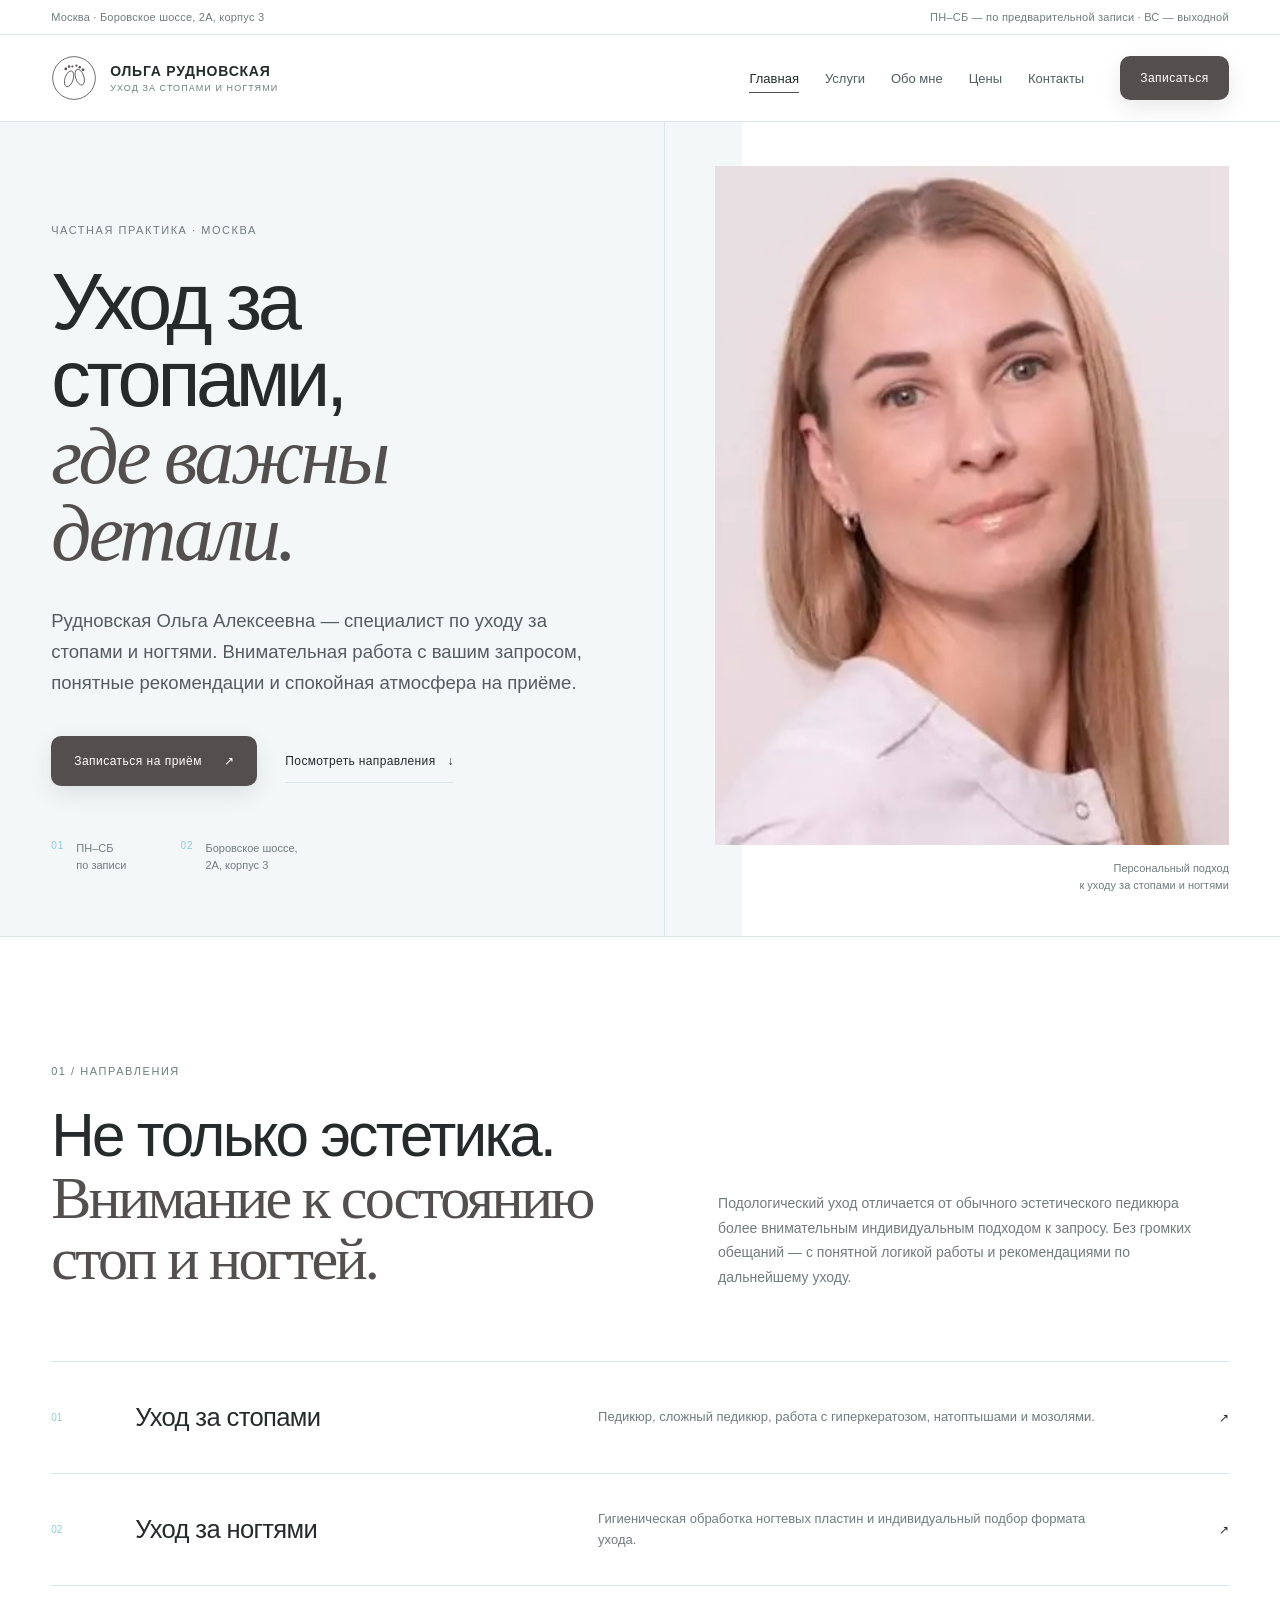
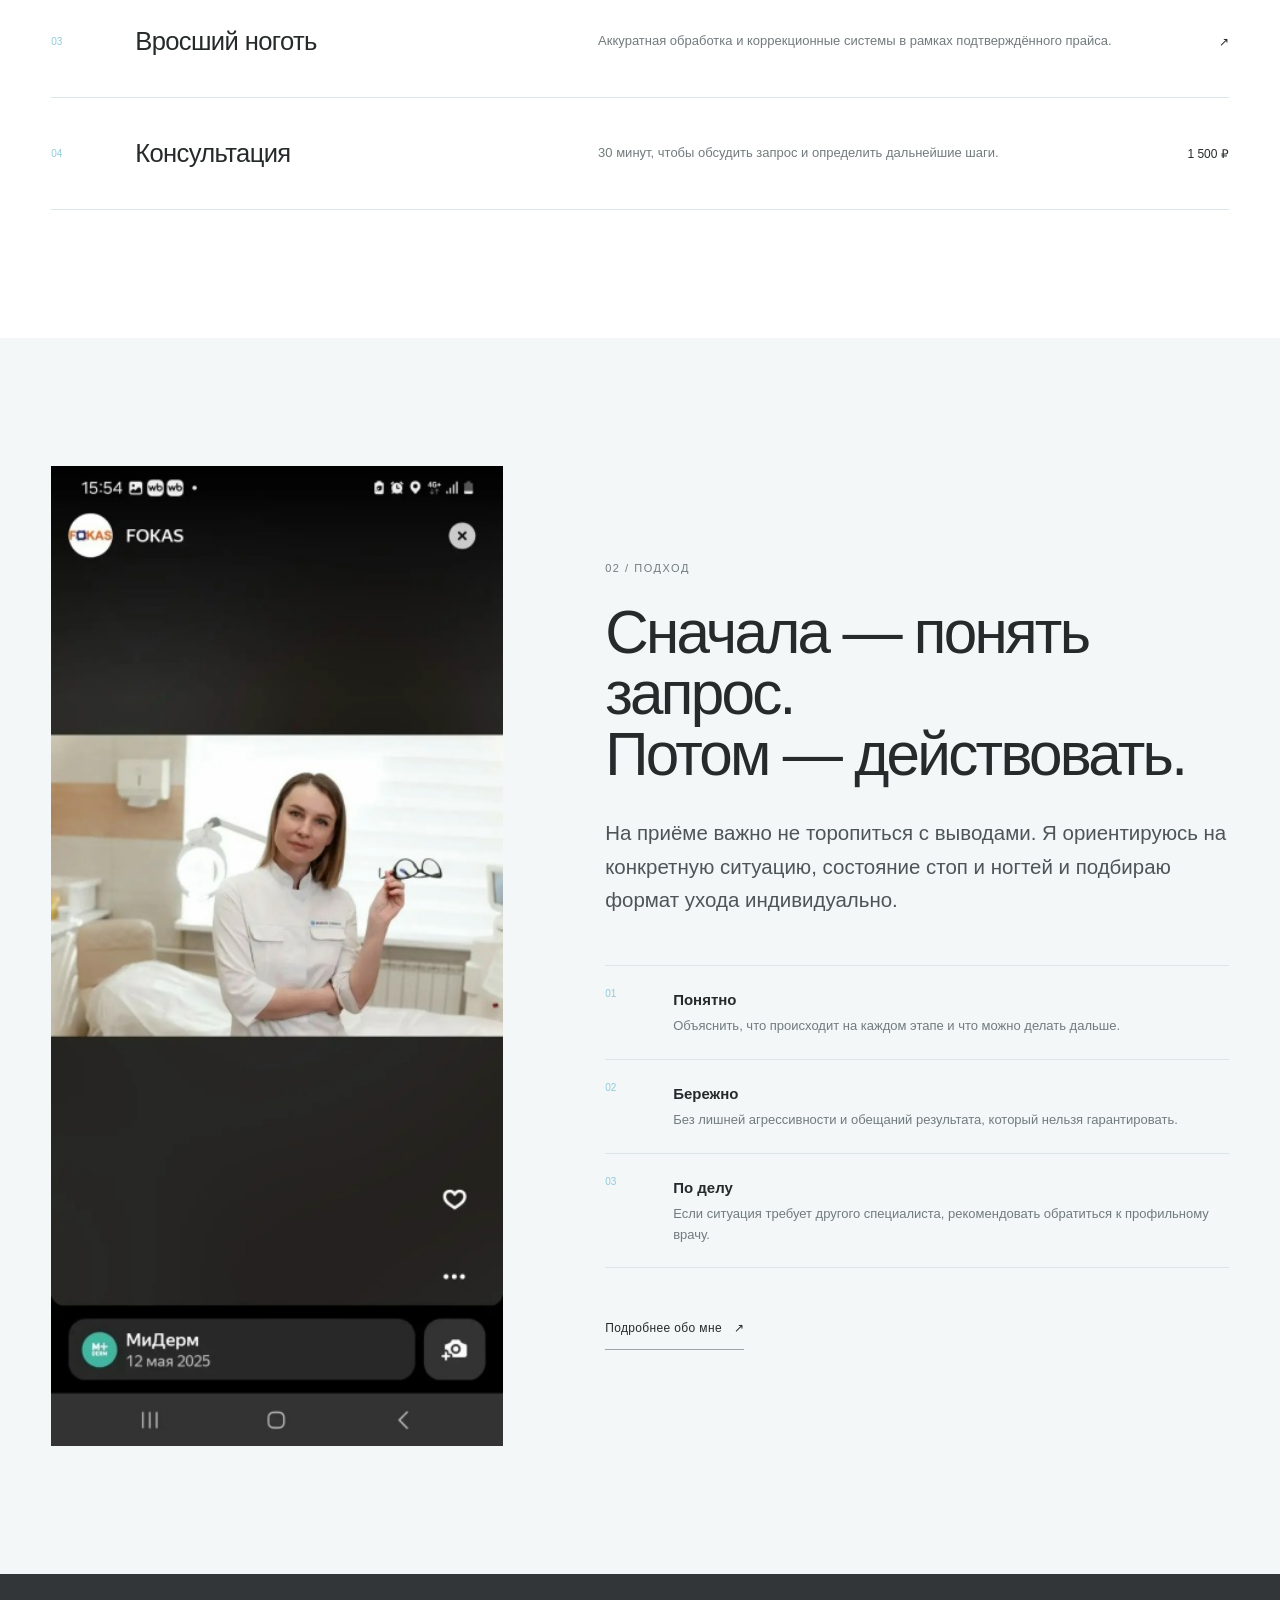
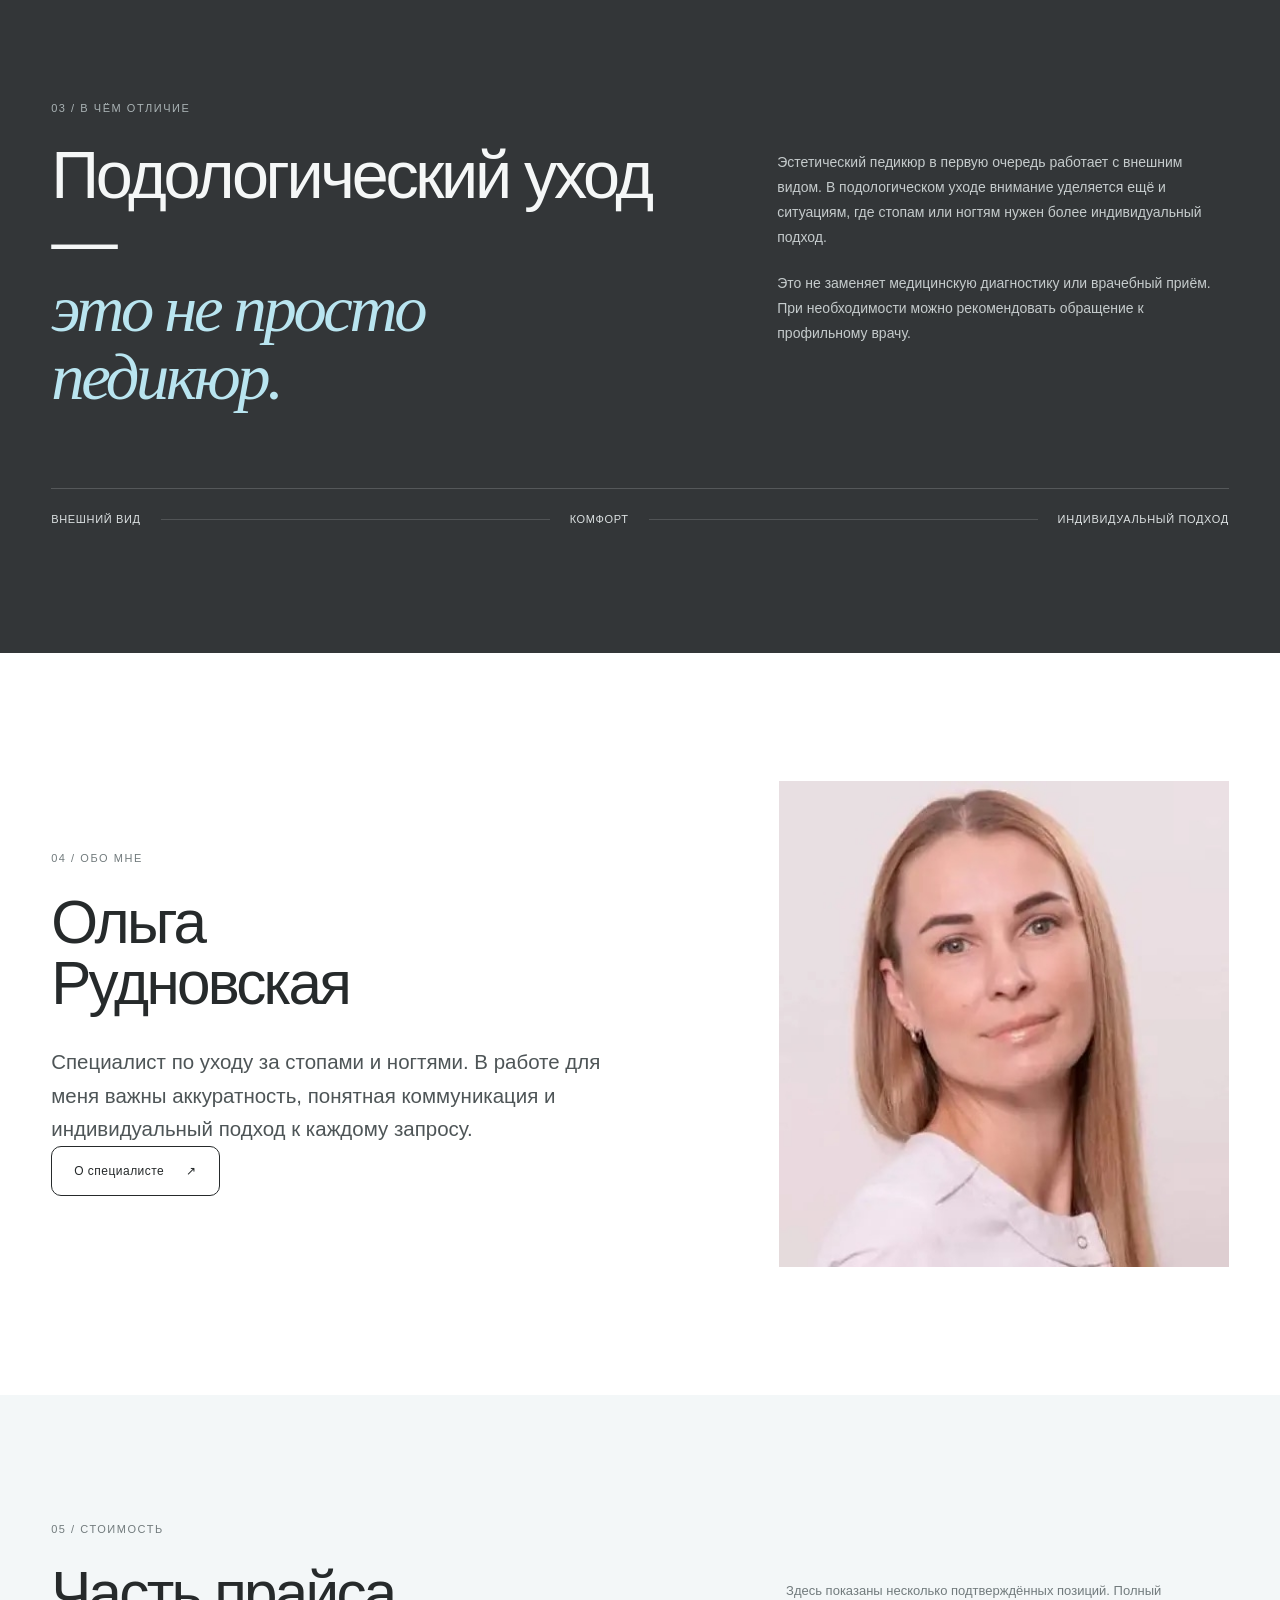
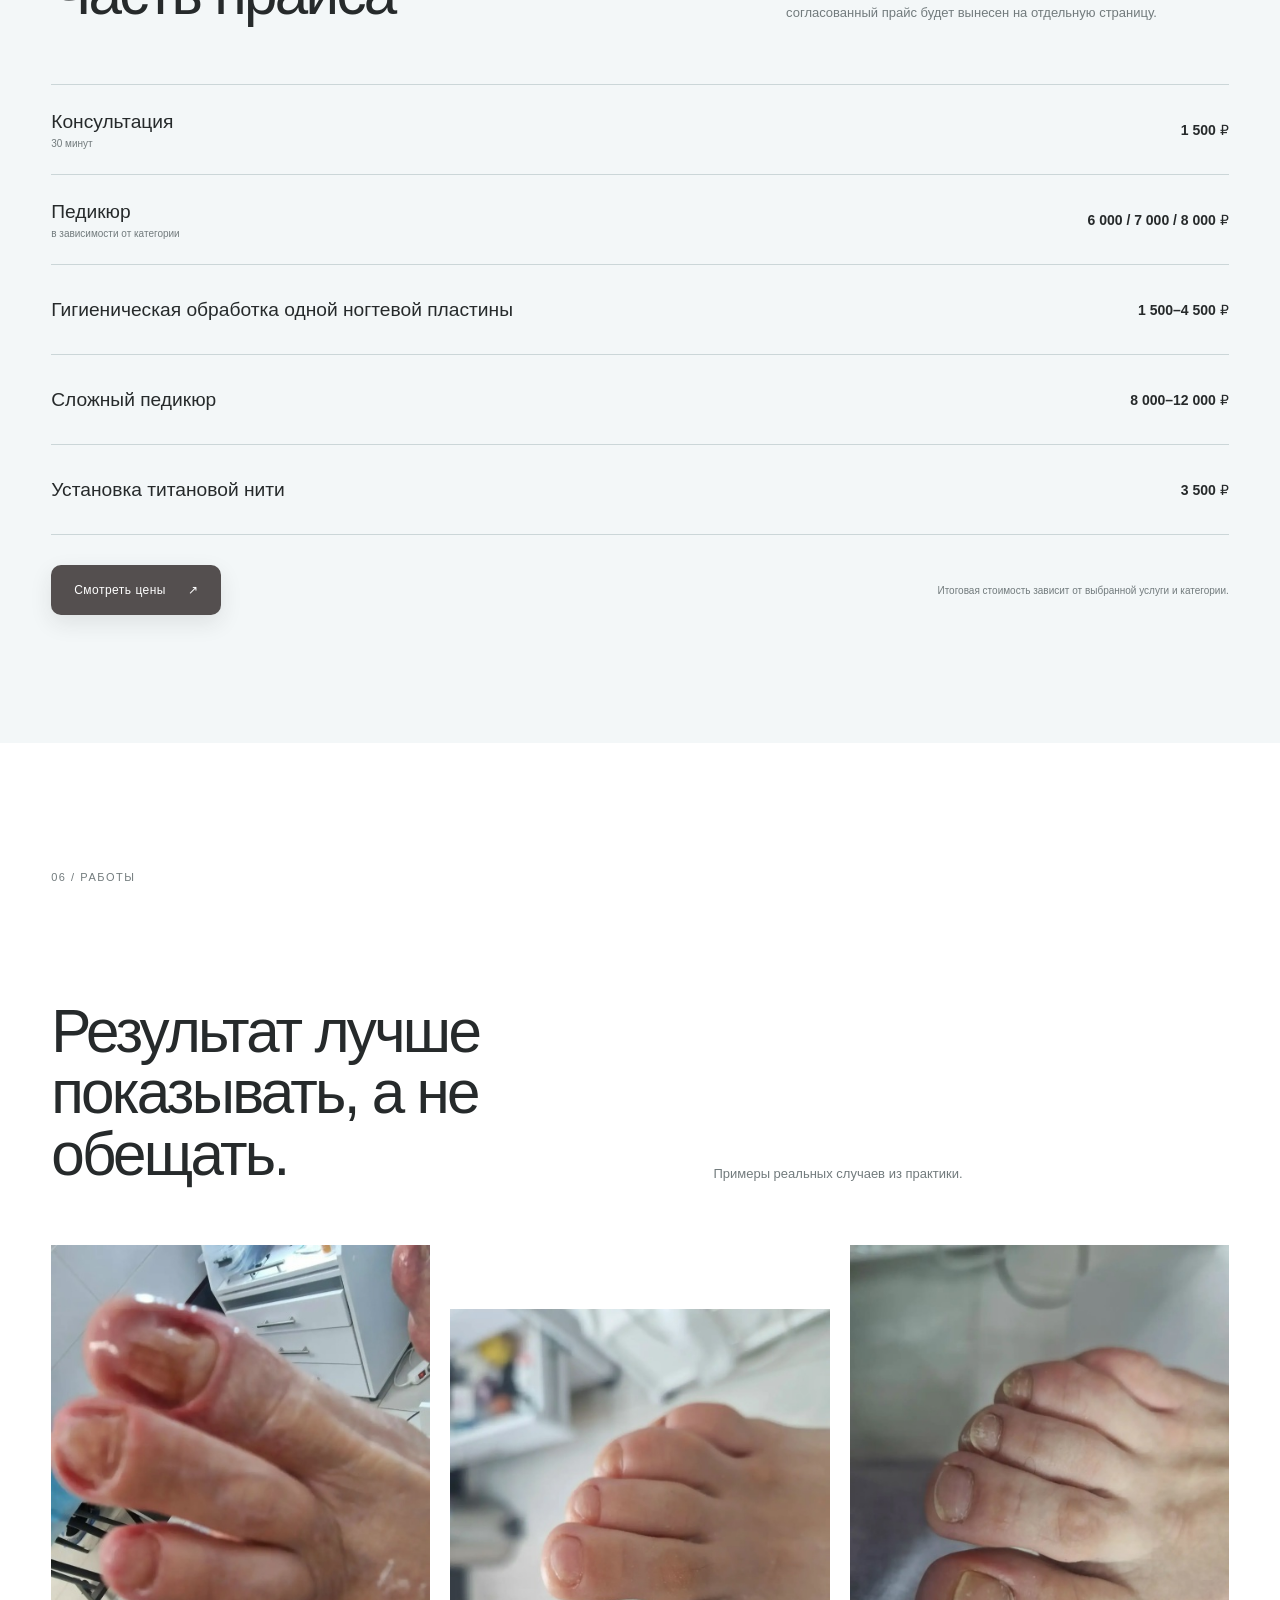
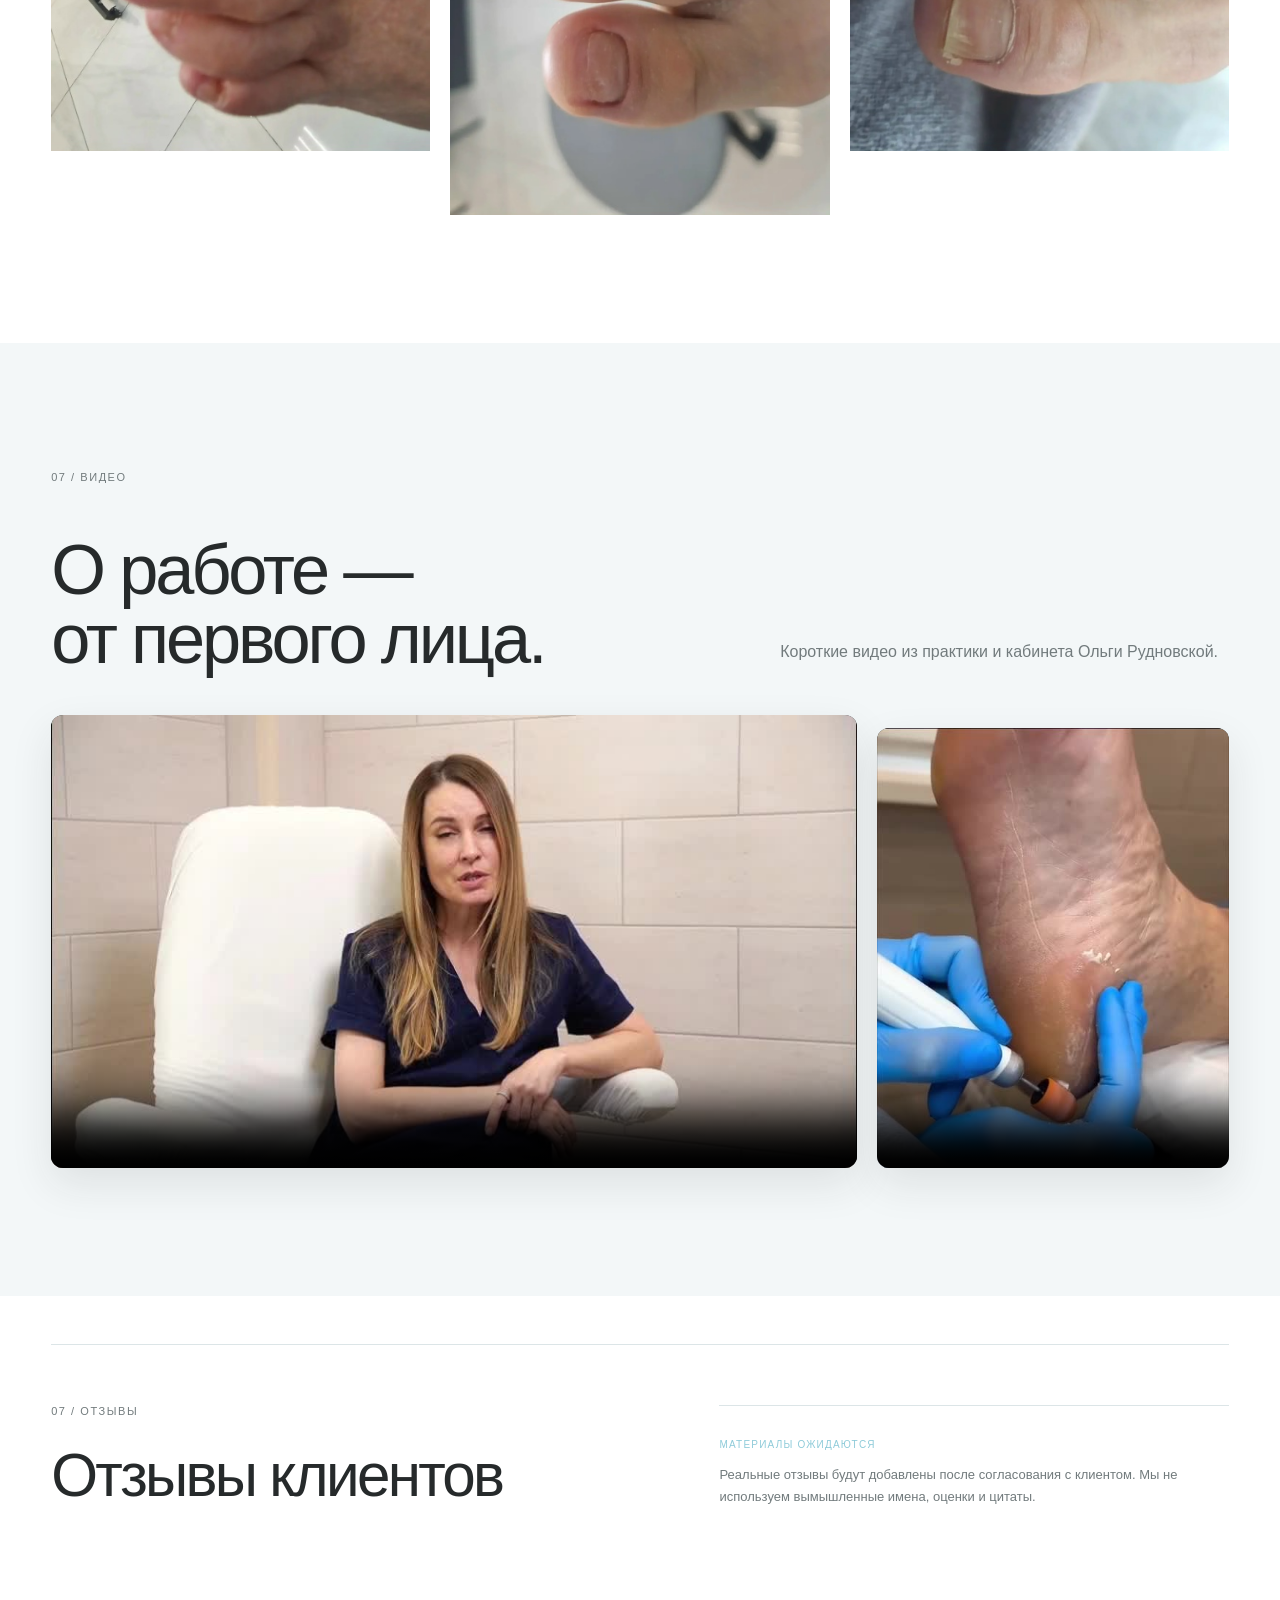
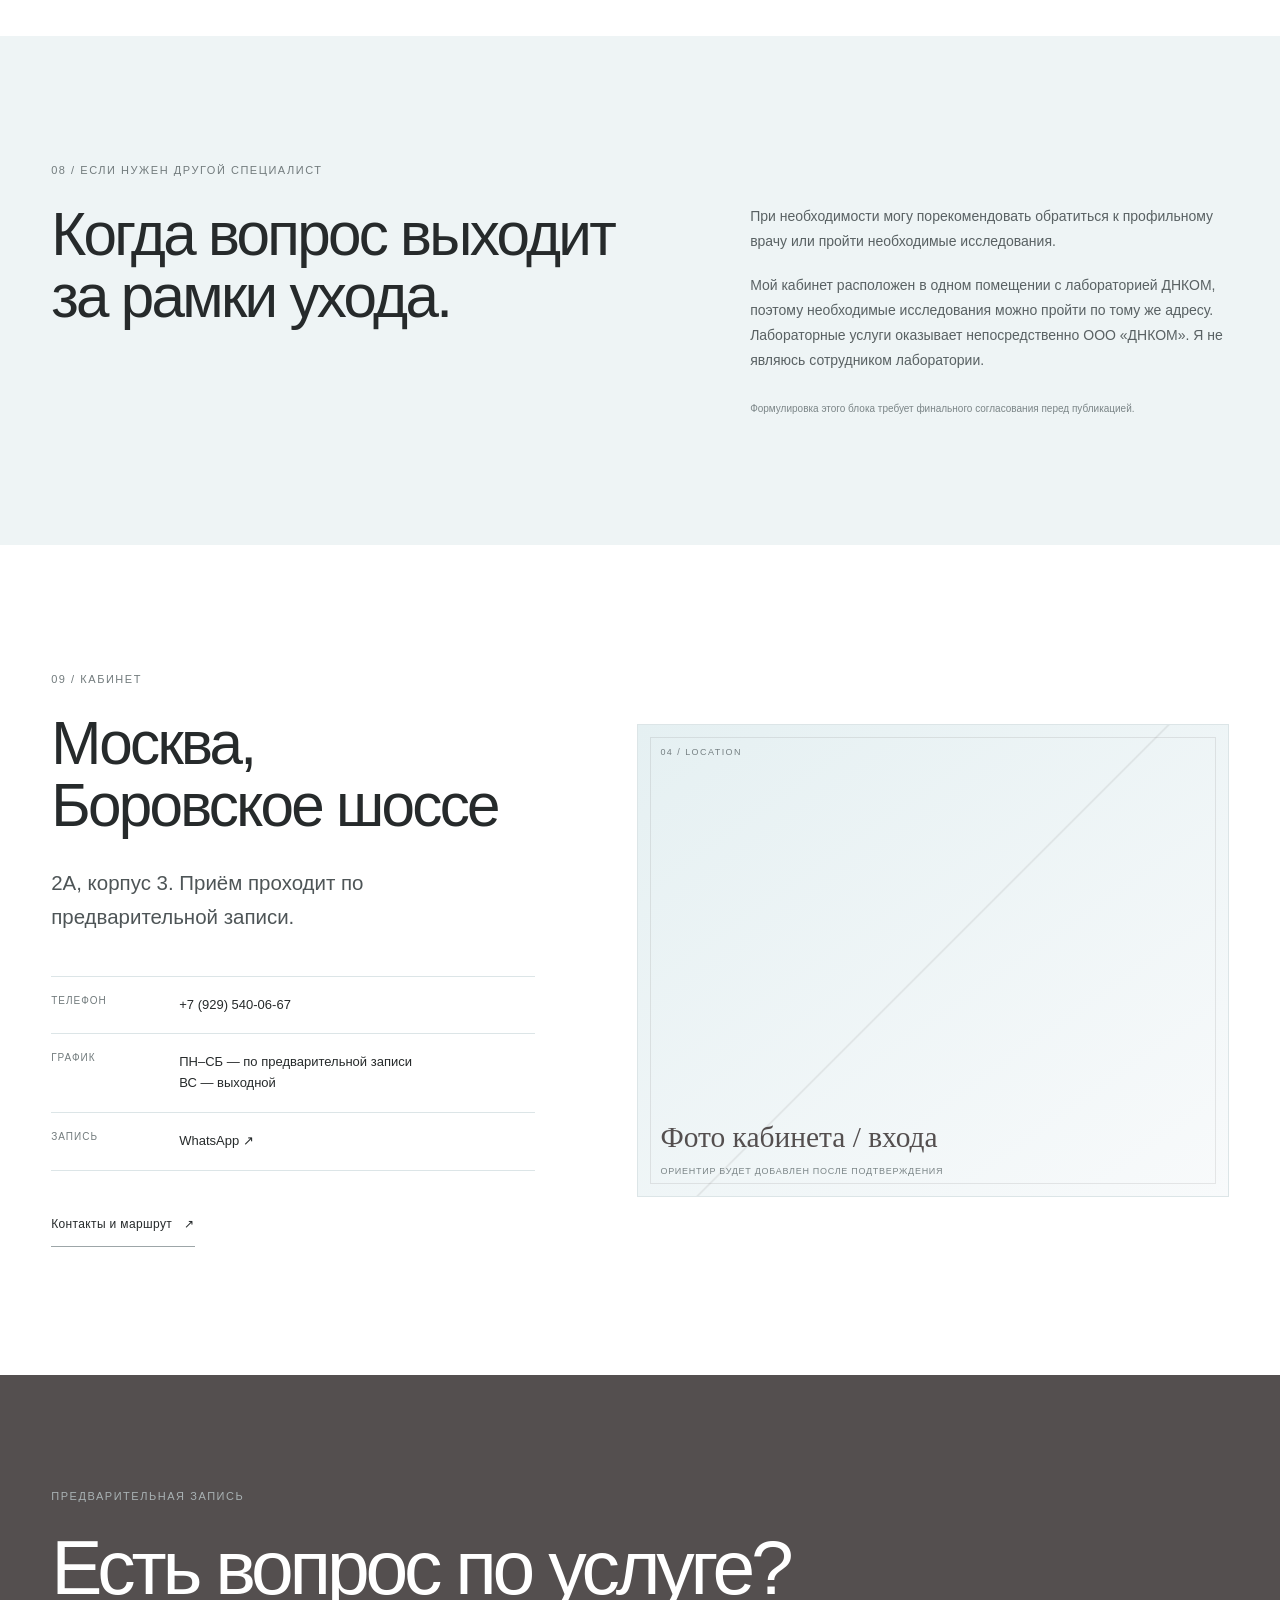
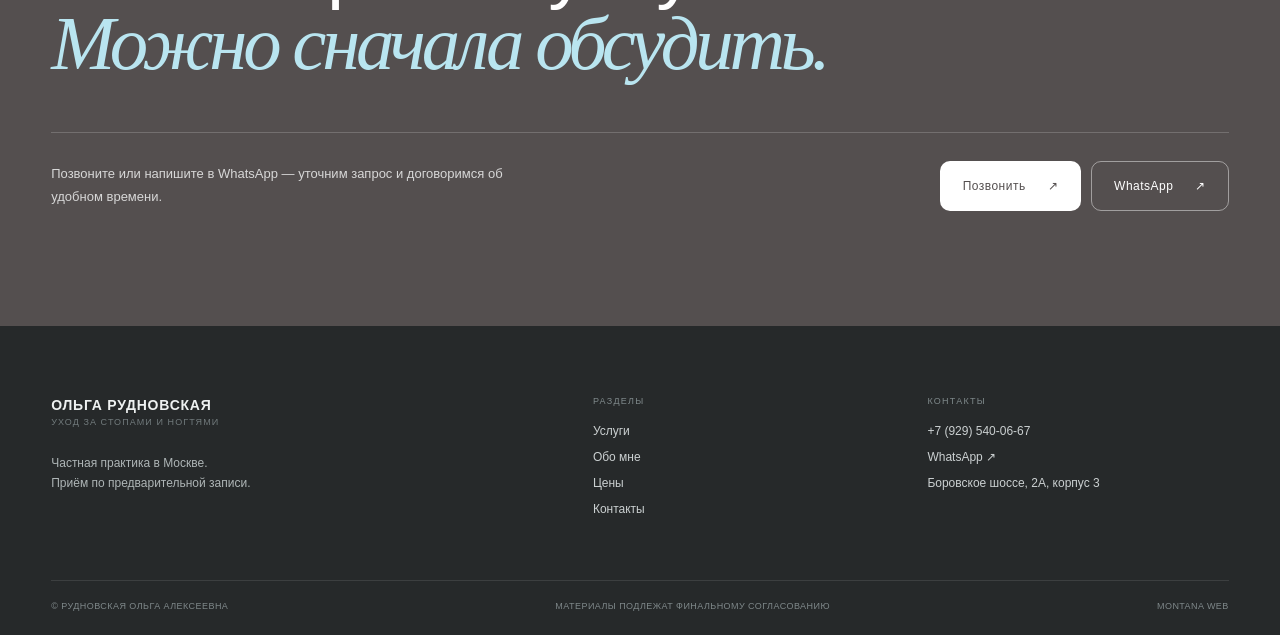
<file: index.html>
<!doctype html>
<html lang="ru">
<head>
  <meta charset="utf-8">
  <meta name="viewport" content="width=device-width, initial-scale=1">
  <meta name="theme-color" content="#ffffff">
  <meta name="description" content="Рудновская Ольга Алексеевна — специалист по уходу за стопами и ногтями в Москве. Боровское шоссе, 2А, корпус 3. Приём по предварительной записи.">
  <meta property="og:type" content="website">
  <meta property="og:locale" content="ru_RU">
  <meta property="og:title" content="Ольга Рудновская — уход за стопами и ногтями">
  <meta property="og:description" content="Частная практика в Москве. Уход за стопами и ногтями, понятный прайс и запись по телефону или WhatsApp.">
  <title>Ольга Рудновская — специалист по уходу за стопами и ногтями</title>
  <!-- TODO: добавить canonical и og:url после утверждения production-домена -->
  <link rel="icon" href="favicon.svg" type="image/svg+xml"><link rel="stylesheet" href="assets/css/main.css">
  <script src="assets/js/main.js" defer></script>
</head>
<body>
  <a class="skip-link" href="#main">Перейти к содержанию</a>

  <header class="site-header" data-header>
    <div class="site-header__bar">
      <div class="shell site-header__bar-inner">
        <span>Москва · Боровское шоссе, 2А, корпус 3</span>
        <span class="site-header__schedule">ПН–СБ — по предварительной записи · ВС — выходной</span>
      </div>
    </div>
    <div class="shell site-header__main">
      <a class="brand" href="index.html" aria-label="Ольга Рудновская — на главную">
        <span class="brand__mark" aria-hidden="true">
          <svg viewBox="0 0 56 56" role="img"><circle cx="28" cy="28" r="26" fill="none" stroke="currentColor"/><ellipse cx="22" cy="29" rx="5" ry="10" transform="rotate(18 22 29)" fill="none" stroke="currentColor"/><ellipse cx="35" cy="27" rx="5" ry="10" transform="rotate(-18 35 27)" fill="none" stroke="currentColor"/><circle cx="18" cy="17" r="1.7" fill="currentColor"/><circle cx="22" cy="14" r="1.5" fill="currentColor"/><circle cx="26" cy="14" r="1.3" fill="currentColor"/><circle cx="31" cy="13" r="1.3" fill="currentColor"/><circle cx="35" cy="15" r="1.5" fill="currentColor"/><circle cx="39" cy="18" r="1.7" fill="currentColor"/></svg>
        </span>
        <span class="brand__copy"><strong>Ольга Рудновская</strong><small>уход за стопами и ногтями</small></span>
      </a>

      <nav class="nav" id="main-nav" aria-label="Основная навигация" data-nav>
        <a class="nav__link is-active" href="index.html" aria-current="page">Главная</a>
        <a class="nav__link" href="services.html">Услуги</a>
        <a class="nav__link" href="about.html">Обо мне</a>
        <a class="nav__link" href="prices.html">Цены</a>
        <a class="nav__link" href="contacts.html">Контакты</a>
        <div class="nav__mobile-contact">
          <a href="tel:+79295400667">+7 (929) 540-06-67</a>
          <a href="https://wa.me/79295400667" target="_blank" rel="noopener noreferrer">Написать в WhatsApp</a>
        </div>
      </nav>

      <a class="header-action" href="https://wa.me/79295400667" target="_blank" rel="noopener noreferrer">Записаться</a>
      <button class="menu-toggle" type="button" aria-label="Открыть меню" aria-controls="main-nav" aria-expanded="false" data-menu-toggle>
        <span></span><span></span>
      </button>
    </div>
  </header>

  <main id="main">
    <section class="hero">
      <div class="shell hero__grid">
        <div class="hero__copy reveal">
          <p class="kicker">Частная практика · Москва</p>
          <h1>Уход за стопами,<br><em>где важны детали.</em></h1>
          <p class="hero__lead">Рудновская Ольга Алексеевна — специалист по уходу за стопами и ногтями. Внимательная работа с вашим запросом, понятные рекомендации и спокойная атмосфера на приёме.</p>
          <div class="hero__actions">
            <a class="btn btn--primary" href="tel:+79295400667">Записаться на приём <span>↗</span></a>
            <a class="text-link" href="#services">Посмотреть направления <span>↓</span></a>
          </div>
          <div class="hero__meta" aria-label="Краткая информация">
            <div><span>01</span><p>ПН–СБ<br>по записи</p></div>
            <div><span>02</span><p>Боровское шоссе,<br>2А, корпус 3</p></div>
          </div>
        </div>

        <div class="hero__visual reveal" data-delay="120">
          <figure class="site-photo site-photo--hero"><img src="assets/images/9CJgzldfbzU.jpg" alt="Ольга Рудновская" width="490" height="489" fetchpriority="high" decoding="async"></figure>
          <p class="hero__caption">Персональный подход<br>к уходу за стопами и ногтями</p>
        </div>
      </div>
      <div class="hero__line" aria-hidden="true"></div>
    </section>

    <section class="section section--intro" id="services">
      <div class="shell">
        <div class="editorial-head reveal">
          <p class="section-index">01 / Направления</p>
          <h2>Не только эстетика.<br><span>Внимание к состоянию стоп и ногтей.</span></h2>
          <p>Подологический уход отличается от обычного эстетического педикюра более внимательным индивидуальным подходом к запросу. Без громких обещаний — с понятной логикой работы и рекомендациями по дальнейшему уходу.</p>
        </div>

        <div class="direction-list reveal">
          <a class="direction" href="services.html">
            <span class="direction__num">01</span><span class="direction__title">Уход за стопами</span><span class="direction__desc">Педикюр, сложный педикюр, работа с гиперкератозом, натоптышами и мозолями.</span><span class="direction__arrow">↗</span>
          </a>
          <a class="direction" href="services.html">
            <span class="direction__num">02</span><span class="direction__title">Уход за ногтями</span><span class="direction__desc">Гигиеническая обработка ногтевых пластин и индивидуальный подбор формата ухода.</span><span class="direction__arrow">↗</span>
          </a>
          <a class="direction" href="services.html">
            <span class="direction__num">03</span><span class="direction__title">Вросший ноготь</span><span class="direction__desc">Аккуратная обработка и коррекционные системы в рамках подтверждённого прайса.</span><span class="direction__arrow">↗</span>
          </a>
          <a class="direction" href="services.html">
            <span class="direction__num">04</span><span class="direction__title">Консультация</span><span class="direction__desc">30 минут, чтобы обсудить запрос и определить дальнейшие шаги.</span><span class="direction__price">1 500 ₽</span>
          </a>
        </div>
      </div>
    </section>

    <section class="section section--approach">
      <div class="shell approach">
        <div class="approach__media reveal">
          <figure class="site-photo site-photo--tall"><img src="assets/images/4yPrh4KLj9Y.jpg" alt="Ольга Рудновская во время работы" width="372" height="807" loading="lazy" decoding="async"></figure>
        </div>
        <div class="approach__copy reveal" data-delay="100">
          <p class="section-index">02 / Подход</p>
          <h2>Сначала — понять запрос.<br>Потом — действовать.</h2>
          <p class="lead">На приёме важно не торопиться с выводами. Я ориентируюсь на конкретную ситуацию, состояние стоп и ногтей и подбираю формат ухода индивидуально.</p>
          <div class="principles">
            <div><span>01</span><p><strong>Понятно</strong>Объяснить, что происходит на каждом этапе и что можно делать дальше.</p></div>
            <div><span>02</span><p><strong>Бережно</strong>Без лишней агрессивности и обещаний результата, который нельзя гарантировать.</p></div>
            <div><span>03</span><p><strong>По делу</strong>Если ситуация требует другого специалиста, рекомендовать обратиться к профильному врачу.</p></div>
          </div>
          <a class="text-link text-link--strong" href="about.html">Подробнее обо мне <span>↗</span></a>
        </div>
      </div>
    </section>

    <section class="section section--contrast">
      <div class="shell comparison reveal">
        <p class="section-index section-index--light">03 / В чём отличие</p>
        <div class="comparison__grid">
          <h2>Подологический уход —<br><em>это не просто педикюр.</em></h2>
          <div class="comparison__copy">
            <p>Эстетический педикюр в первую очередь работает с внешним видом. В подологическом уходе внимание уделяется ещё и ситуациям, где стопам или ногтям нужен более индивидуальный подход.</p>
            <p>Это не заменяет медицинскую диагностику или врачебный приём. При необходимости можно рекомендовать обращение к профильному врачу.</p>
          </div>
        </div>
        <div class="comparison__footer">
          <span>Внешний вид</span><i></i><span>Комфорт</span><i></i><span>Индивидуальный подход</span>
        </div>
      </div>
    </section>

    <section class="section section--about-preview">
      <div class="shell about-preview">
        <div class="about-preview__copy reveal">
          <p class="section-index">04 / Обо мне</p>
          <h2>Ольга<br>Рудновская</h2>
          <p class="lead">Специалист по уходу за стопами и ногтями. В работе для меня важны аккуратность, понятная коммуникация и индивидуальный подход к каждому запросу.</p>
          <a class="btn btn--ghost" href="about.html">О специалисте <span>↗</span></a>
        </div>
        <div class="about-preview__media reveal" data-delay="100">
          <figure class="site-photo site-photo--portrait"><img src="assets/images/9CJgzldfbzU.jpg" alt="Портрет Ольги Рудновской" width="490" height="489" loading="lazy" decoding="async"></figure>
        </div>
      </div>
    </section>

    <section class="section section--prices">
      <div class="shell">
        <div class="price-head reveal">
          <div><p class="section-index">05 / Стоимость</p><h2>Часть прайса</h2></div>
          <p>Здесь показаны несколько подтверждённых позиций. Полный согласованный прайс будет вынесен на отдельную страницу.</p>
        </div>
        <div class="price-list reveal">
          <div class="price-item"><span class="price-item__name">Консультация <small>30 минут</small></span><strong>1 500 ₽</strong></div>
          <div class="price-item"><span class="price-item__name">Педикюр <small>в зависимости от категории</small></span><strong>6 000 / 7 000 / 8 000 ₽</strong></div>
          <div class="price-item"><span class="price-item__name">Гигиеническая обработка одной ногтевой пластины</span><strong>1 500–4 500 ₽</strong></div>
          <div class="price-item"><span class="price-item__name">Сложный педикюр</span><strong>8 000–12 000 ₽</strong></div>
          <div class="price-item"><span class="price-item__name">Установка титановой нити</span><strong>3 500 ₽</strong></div>
        </div>
        <div class="price-actions reveal"><a class="btn btn--primary" href="prices.html">Смотреть цены <span>↗</span></a><span>Итоговая стоимость зависит от выбранной услуги и категории.</span></div>
      </div>
    </section>

    <section class="section section--works">
      <div class="shell">
        <div class="works-head reveal"><p class="section-index">06 / Работы</p><h2>Результат лучше<br>показывать, а не обещать.</h2><p>Примеры реальных случаев из практики.</p></div>
        <div class="works-grid reveal">
          <figure class="site-photo site-photo--work"><img src="assets/images/-JU-aTA78Og.jpg" alt="Пример работы по уходу за ногтями стоп" width="453" height="604" loading="lazy" decoding="async"></figure>
          <figure class="site-photo site-photo--work is-offset"><img src="assets/images/aABbk3UXT0s.jpg" alt="Результат ухода за ногтями стоп" width="453" height="604" loading="lazy" decoding="async"></figure>
          <figure class="site-photo site-photo--work"><img src="assets/images/6XHnSLb5QOk.jpg" alt="Пример результата ухода за стопами и ногтями" width="453" height="604" loading="lazy" decoding="async"></figure>
        </div>
      </div>
    </section>

    <section class="section section--video" aria-labelledby="video-title">
      <div class="shell">
        <div class="video-head reveal">
          <p class="section-index">07 / Видео</p>
          <h2 id="video-title">О работе —<br>от первого лица.</h2>
          <p>Короткие видео из практики и кабинета Ольги Рудновской.</p>
        </div>
        <div class="video-grid reveal">
          <figure class="video-card video-card--wide">
            <video controls preload="metadata" playsinline poster="assets/images/olga-video-01-poster.jpg" aria-label="Видео Ольги Рудновской о работе">
              <source src="assets/images/olga-video-01.mp4" type="video/mp4">
              Ваш браузер не поддерживает воспроизведение видео.
            </video>
          </figure>
          <figure class="video-card video-card--portrait">
            <video controls preload="metadata" playsinline poster="assets/images/olga-video-02-poster.jpg" aria-label="Видео из практики Ольги Рудновской">
              <source src="assets/images/olga-video-02.mp4" type="video/mp4">
              Ваш браузер не поддерживает воспроизведение видео.
            </video>
          </figure>
        </div>
      </div>
    </section>

    <section class="section section--reviews">
      <div class="shell reviews reveal">
        <div><p class="section-index">07 / Отзывы</p><h2>Отзывы клиентов</h2></div>
        <div class="reviews__empty"><span>Материалы ожидаются</span><p>Реальные отзывы будут добавлены после согласования с клиентом. Мы не используем вымышленные имена, оценки и цитаты.</p></div>
      </div>
    </section>

    <!-- TODO: согласовать формулировку блока ДНКОМ с клиентом перед публикацией. -->
    <section class="section section--info">
      <div class="shell info-block reveal">
        <p class="section-index">08 / Если нужен другой специалист</p>
        <div class="info-block__content">
          <h2>Когда вопрос выходит<br>за рамки ухода.</h2>
          <div>
            <p>При необходимости могу порекомендовать обратиться к профильному врачу или пройти необходимые исследования.</p>
            <p>Мой кабинет расположен в одном помещении с лабораторией ДНКОМ, поэтому необходимые исследования можно пройти по тому же адресу. Лабораторные услуги оказывает непосредственно ООО «ДНКОМ». Я не являюсь сотрудником лаборатории.</p>
            <small>Формулировка этого блока требует финального согласования перед публикацией.</small>
          </div>
        </div>
      </div>
    </section>

    <section class="section section--location">
      <div class="shell location">
        <div class="location__copy reveal">
          <p class="section-index">09 / Кабинет</p>
          <h2>Москва,<br>Боровское шоссе</h2>
          <p class="lead">2А, корпус 3. Приём проходит по предварительной записи.</p>
          <dl class="contact-list">
            <div><dt>Телефон</dt><dd><a href="tel:+79295400667">+7 (929) 540-06-67</a></dd></div>
            <div><dt>График</dt><dd>ПН–СБ — по предварительной записи<br>ВС — выходной</dd></div>
            <div><dt>Запись</dt><dd><a href="https://wa.me/79295400667" target="_blank" rel="noopener noreferrer">WhatsApp ↗</a></dd></div>
          </dl>
          <a class="text-link text-link--strong" href="contacts.html">Контакты и маршрут <span>↗</span></a>
        </div>
        <div class="location__media reveal" data-delay="100">
          <div class="media-placeholder media-placeholder--location" role="img" aria-label="Место для фотографии кабинета или входа"><span class="media-placeholder__index">04 / location</span><span class="media-placeholder__label">Фото кабинета / входа</span><span class="media-placeholder__hint">ориентир будет добавлен после подтверждения</span></div>
        </div>
      </div>
    </section>

    <section class="cta-section">
      <div class="shell cta-section__inner reveal">
        <p class="section-index section-index--light">Предварительная запись</p>
        <h2>Есть вопрос по услуге?<br><em>Можно сначала обсудить.</em></h2>
        <div class="cta-section__bottom"><p>Позвоните или напишите в WhatsApp — уточним запрос и договоримся об удобном времени.</p><div class="cta-section__actions"><a class="btn btn--light" href="tel:+79295400667">Позвонить <span>↗</span></a><a class="btn btn--line-light" href="https://wa.me/79295400667" target="_blank" rel="noopener noreferrer">WhatsApp <span>↗</span></a></div></div>
      </div>
    </section>
  </main>

  <footer class="site-footer">
    <div class="shell site-footer__grid">
      <div class="site-footer__brand"><a class="brand brand--footer" href="index.html"><span class="brand__copy"><strong>Ольга Рудновская</strong><small>уход за стопами и ногтями</small></span></a><p>Частная практика в Москве.<br>Приём по предварительной записи.</p></div>
      <div><p class="footer-label">Разделы</p><nav class="footer-nav" aria-label="Навигация в подвале"><a href="services.html">Услуги</a><a href="about.html">Обо мне</a><a href="prices.html">Цены</a><a href="contacts.html">Контакты</a></nav></div>
      <div><p class="footer-label">Контакты</p><div class="footer-nav"><a href="tel:+79295400667">+7 (929) 540-06-67</a><a href="https://wa.me/79295400667" target="_blank" rel="noopener noreferrer">WhatsApp ↗</a><span>Боровское шоссе, 2А, корпус 3</span></div></div>
    </div>
    <div class="shell site-footer__bottom"><span>© Рудновская Ольга Алексеевна</span><span>Материалы подлежат финальному согласованию</span><span>Montana Web</span></div>
  </footer>
</body>
</html>
</file>
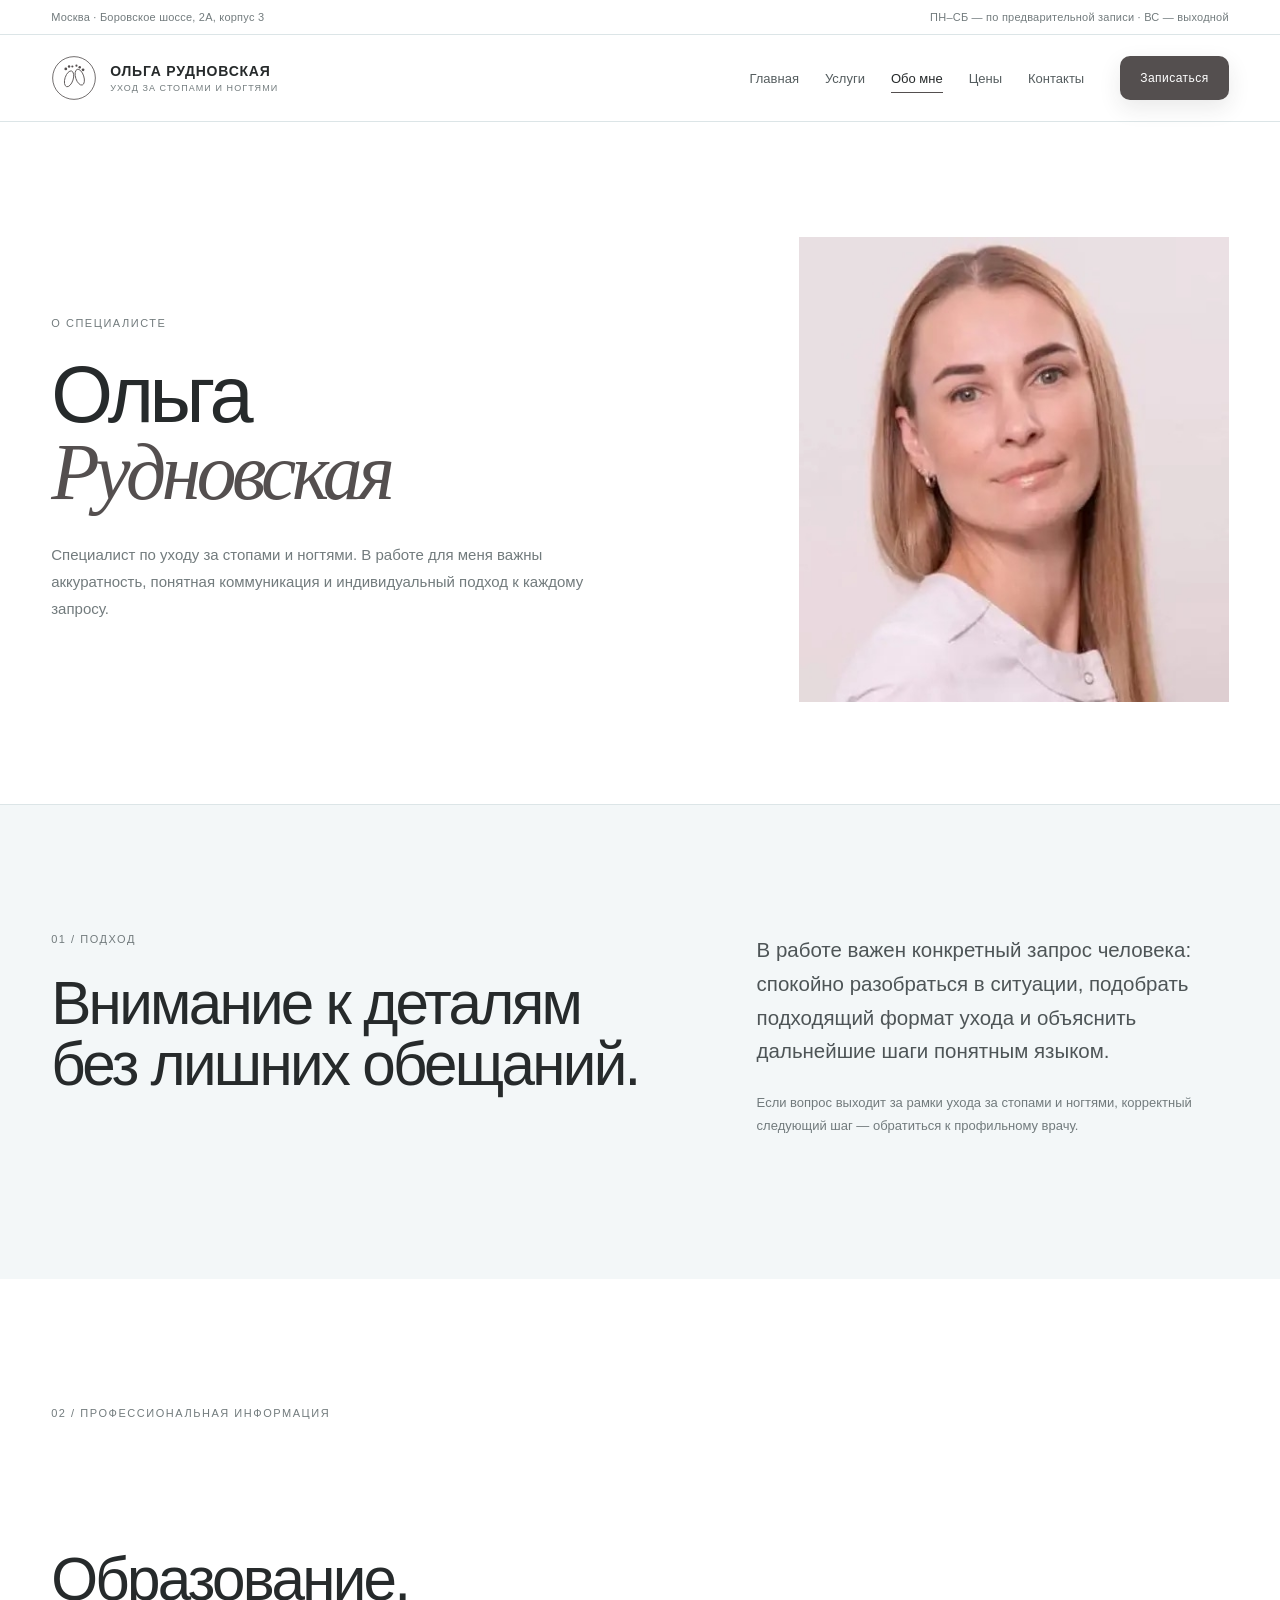
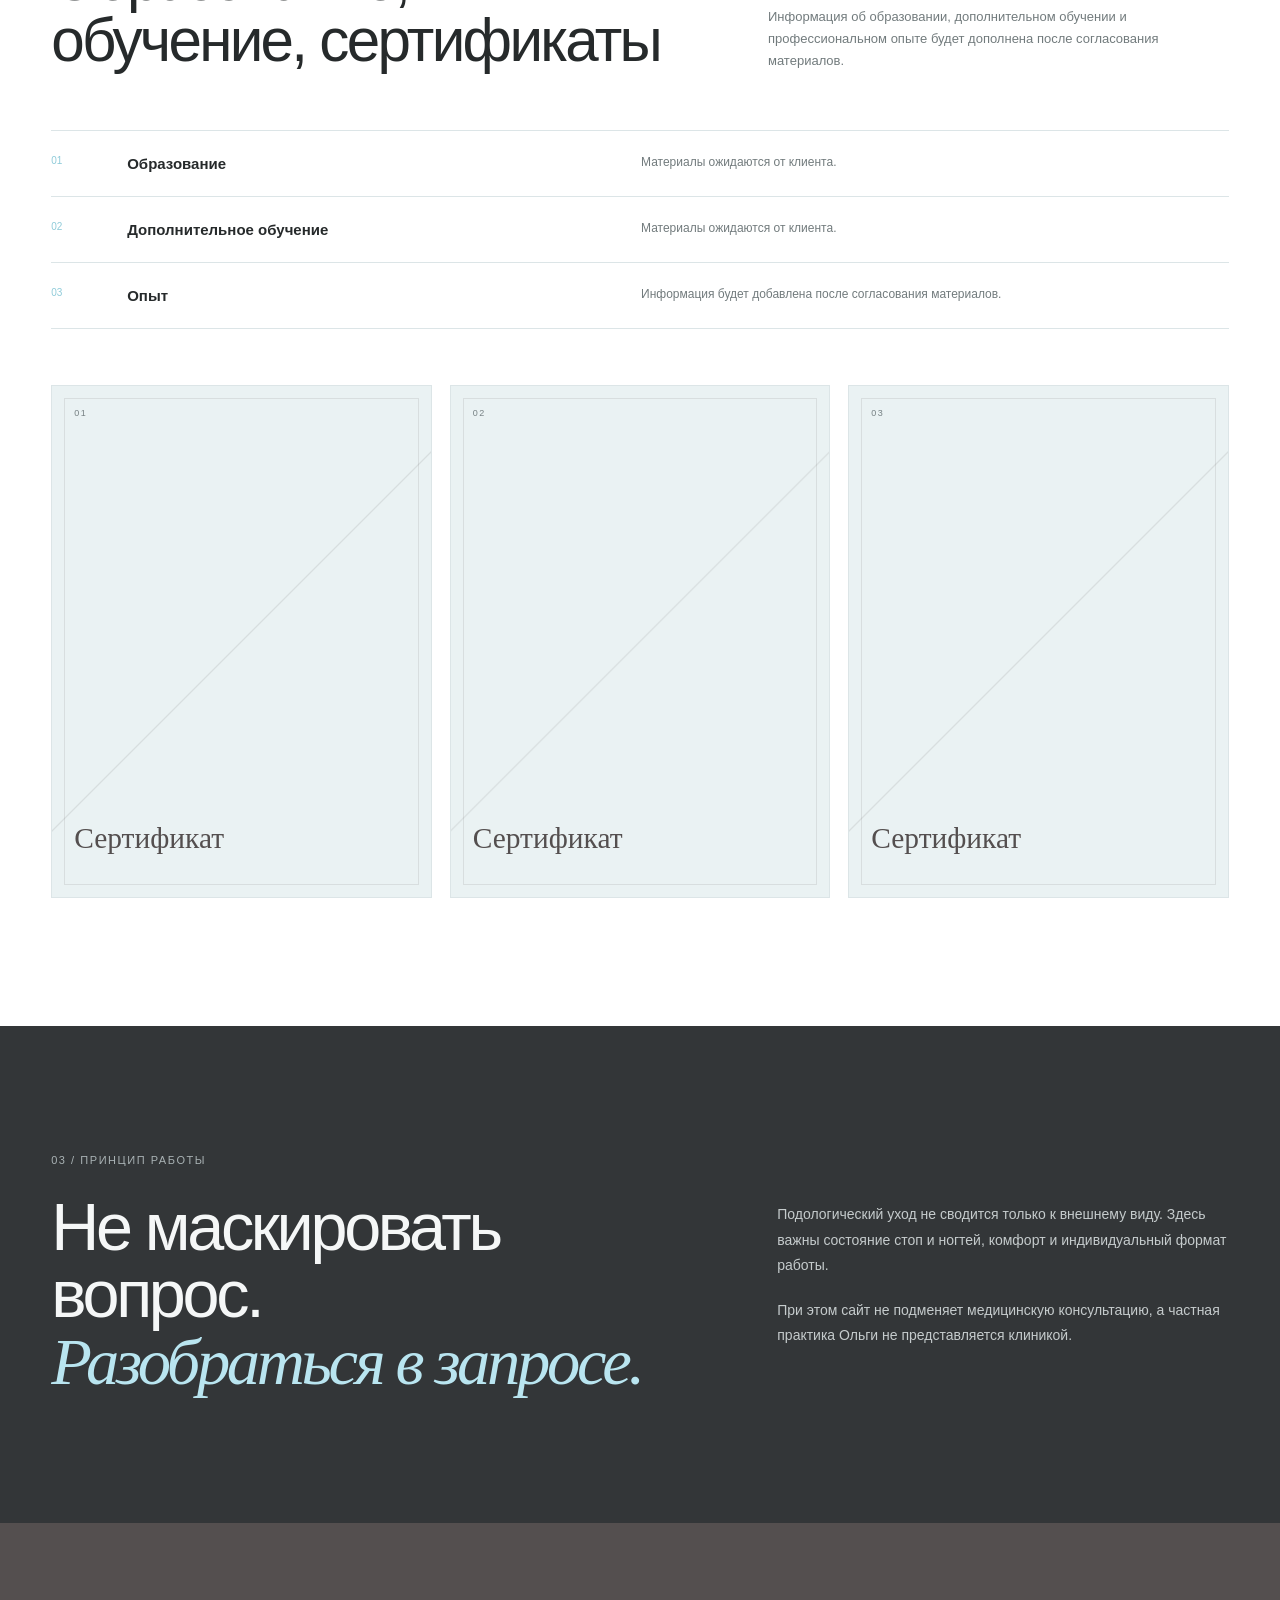
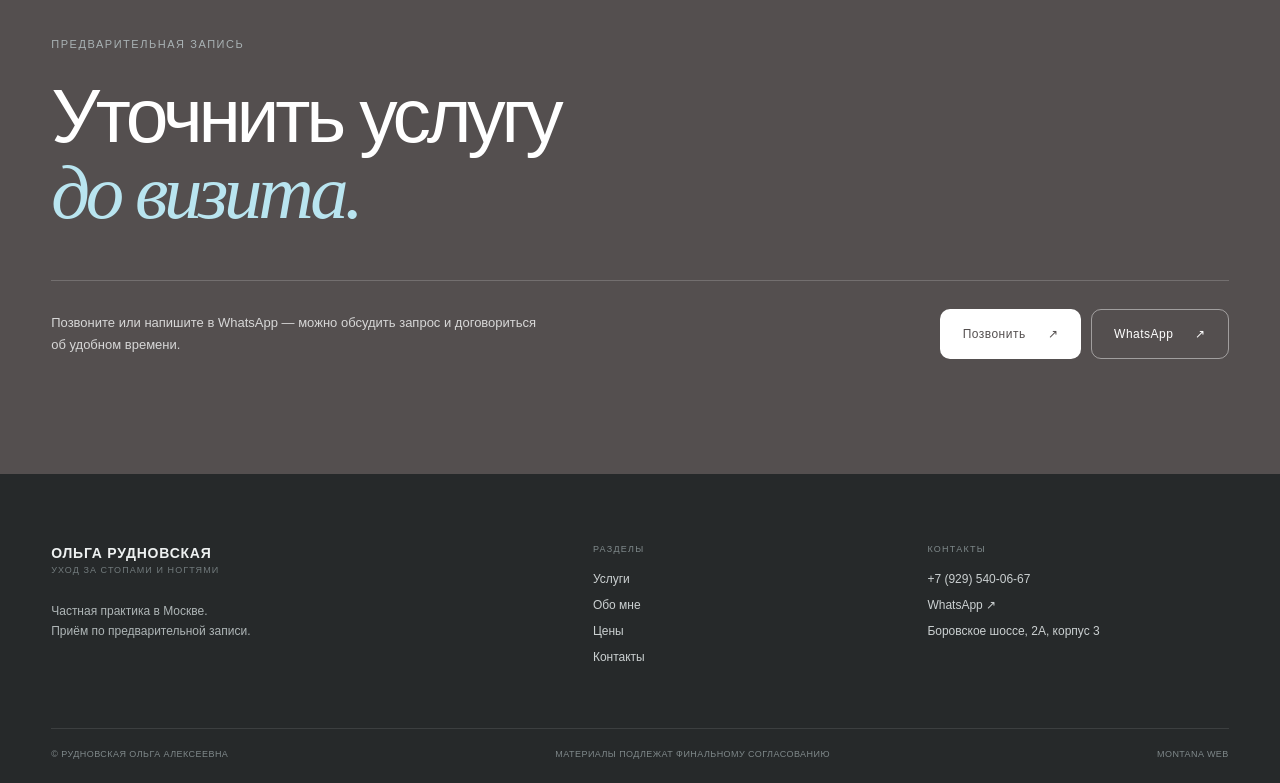
<file: about.html>
<!doctype html><html lang="ru"><head><meta charset="utf-8"><meta name="viewport" content="width=device-width, initial-scale=1"><meta name="theme-color" content="#ffffff"><meta name="description" content="Рудновская Ольга Алексеевна — специалист по уходу за стопами и ногтями в Москве. Подход к работе и профессиональная информация."><meta property="og:type" content="website"><meta property="og:locale" content="ru_RU"><meta property="og:title" content="Обо мне — Рудновская Ольга Алексеевна"><meta property="og:description" content="Рудновская Ольга Алексеевна — специалист по уходу за стопами и ногтями в Москве. Подход к работе и профессиональная информация."><title>Обо мне — Рудновская Ольга Алексеевна</title><!-- TODO: добавить canonical и og:url после утверждения production-домена --><link rel="icon" href="favicon.svg" type="image/svg+xml"><link rel="stylesheet" href="assets/css/main.css"><script src="assets/js/main.js" defer></script></head><body><a class="skip-link" href="#main">Перейти к содержанию</a>
<header class="site-header" data-header><div class="site-header__bar"><div class="shell site-header__bar-inner"><span>Москва · Боровское шоссе, 2А, корпус 3</span><span class="site-header__schedule">ПН–СБ — по предварительной записи · ВС — выходной</span></div></div><div class="shell site-header__main"><a class="brand" href="index.html" aria-label="Ольга Рудновская — на главную"><span class="brand__mark" aria-hidden="true"><svg viewBox="0 0 56 56" role="img"><circle cx="28" cy="28" r="26" fill="none" stroke="currentColor"/><ellipse cx="22" cy="29" rx="5" ry="10" transform="rotate(18 22 29)" fill="none" stroke="currentColor"/><ellipse cx="35" cy="27" rx="5" ry="10" transform="rotate(-18 35 27)" fill="none" stroke="currentColor"/><circle cx="18" cy="17" r="1.7" fill="currentColor"/><circle cx="22" cy="14" r="1.5" fill="currentColor"/><circle cx="26" cy="14" r="1.3" fill="currentColor"/><circle cx="31" cy="13" r="1.3" fill="currentColor"/><circle cx="35" cy="15" r="1.5" fill="currentColor"/><circle cx="39" cy="18" r="1.7" fill="currentColor"/></svg></span><span class="brand__copy"><strong>Ольга Рудновская</strong><small>уход за стопами и ногтями</small></span></a><nav class="nav" id="main-nav" aria-label="Основная навигация" data-nav><a class="nav__link" href="index.html">Главная</a><a class="nav__link" href="services.html">Услуги</a><a class="nav__link is-active" href="about.html" aria-current="page">Обо мне</a><a class="nav__link" href="prices.html">Цены</a><a class="nav__link" href="contacts.html">Контакты</a><div class="nav__mobile-contact"><a href="tel:+79295400667">+7 (929) 540-06-67</a><a href="https://wa.me/79295400667" target="_blank" rel="noopener noreferrer">Написать в WhatsApp</a></div></nav><a class="header-action" href="https://wa.me/79295400667" target="_blank" rel="noopener noreferrer">Записаться</a><button class="menu-toggle" type="button" aria-label="Открыть меню" aria-controls="main-nav" aria-expanded="false" data-menu-toggle><span></span><span></span></button></div></header><main id="main"><section class="page-hero page-hero--media"><div class="shell page-hero__media-grid"><div class="reveal"><p class="kicker">О специалисте</p><h1>Ольга<br><em>Рудновская</em></h1><p class="page-hero__lead">Специалист по уходу за стопами и ногтями. В работе для меня важны аккуратность, понятная коммуникация и индивидуальный подход к каждому запросу.</p></div><figure class="site-photo site-photo--portrait reveal" data-delay="100"><img src="assets/images/9CJgzldfbzU.jpg" alt="Ольга Рудновская" width="490" height="489" loading="eager" decoding="async"></figure></div></section>
<section class="section section--surface"><div class="shell about-story"><div class="reveal"><p class="section-index">01 / Подход</p><h2>Внимание к деталям<br>без лишних обещаний.</h2></div><div class="about-story__copy reveal"><p class="lead">В работе важен конкретный запрос человека: спокойно разобраться в ситуации, подобрать подходящий формат ухода и объяснить дальнейшие шаги понятным языком.</p><p>Если вопрос выходит за рамки ухода за стопами и ногтями, корректный следующий шаг — обратиться к профильному врачу.</p></div></div></section>
<section class="section"><div class="shell credentials"><div class="credentials__head reveal"><p class="section-index">02 / Профессиональная информация</p><h2>Образование,<br>обучение, сертификаты</h2><p>Информация об образовании, дополнительном обучении и профессиональном опыте будет дополнена после согласования материалов.</p></div><div class="credential-list reveal"><div><span>01</span><strong>Образование</strong><p>Материалы ожидаются от клиента.</p></div><div><span>02</span><strong>Дополнительное обучение</strong><p>Материалы ожидаются от клиента.</p></div><div><span>03</span><strong>Опыт</strong><p>Информация будет добавлена после согласования материалов.</p></div></div><div class="certificate-grid reveal"><div class="media-placeholder media-placeholder--certificate" role="img" aria-label="Место для сертификата 1"><span class="media-placeholder__index">01</span><span class="media-placeholder__label">Сертификат</span></div><div class="media-placeholder media-placeholder--certificate" role="img" aria-label="Место для сертификата 2"><span class="media-placeholder__index">02</span><span class="media-placeholder__label">Сертификат</span></div><div class="media-placeholder media-placeholder--certificate" role="img" aria-label="Место для сертификата 3"><span class="media-placeholder__index">03</span><span class="media-placeholder__label">Сертификат</span></div></div></div></section>
<section class="section section--contrast"><div class="shell comparison reveal"><p class="section-index section-index--light">03 / Принцип работы</p><div class="comparison__grid"><h2>Не маскировать вопрос.<br><em>Разобраться в запросе.</em></h2><div class="comparison__copy"><p>Подологический уход не сводится только к внешнему виду. Здесь важны состояние стоп и ногтей, комфорт и индивидуальный формат работы.</p><p>При этом сайт не подменяет медицинскую консультацию, а частная практика Ольги не представляется клиникой.</p></div></div></div></section><section class="cta-section"><div class="shell cta-section__inner reveal"><p class="section-index section-index--light">Предварительная запись</p><h2>Уточнить услугу<br><em>до визита.</em></h2><div class="cta-section__bottom"><p>Позвоните или напишите в WhatsApp — можно обсудить запрос и договориться об удобном времени.</p><div class="cta-section__actions"><a class="btn btn--light" href="tel:+79295400667">Позвонить <span>↗</span></a><a class="btn btn--line-light" href="https://wa.me/79295400667" target="_blank" rel="noopener noreferrer">WhatsApp <span>↗</span></a></div></div></div></section></main><footer class="site-footer"><div class="shell site-footer__grid"><div class="site-footer__brand"><a class="brand brand--footer" href="index.html"><span class="brand__copy"><strong>Ольга Рудновская</strong><small>уход за стопами и ногтями</small></span></a><p>Частная практика в Москве.<br>Приём по предварительной записи.</p></div><div><p class="footer-label">Разделы</p><nav class="footer-nav" aria-label="Навигация в подвале"><a href="services.html">Услуги</a><a href="about.html">Обо мне</a><a href="prices.html">Цены</a><a href="contacts.html">Контакты</a></nav></div><div><p class="footer-label">Контакты</p><div class="footer-nav"><a href="tel:+79295400667">+7 (929) 540-06-67</a><a href="https://wa.me/79295400667" target="_blank" rel="noopener noreferrer">WhatsApp ↗</a><span>Боровское шоссе, 2А, корпус 3</span></div></div></div><div class="shell site-footer__bottom"><span>© Рудновская Ольга Алексеевна</span><span>Материалы подлежат финальному согласованию</span><span>Montana Web</span></div></footer></body></html>
</file>
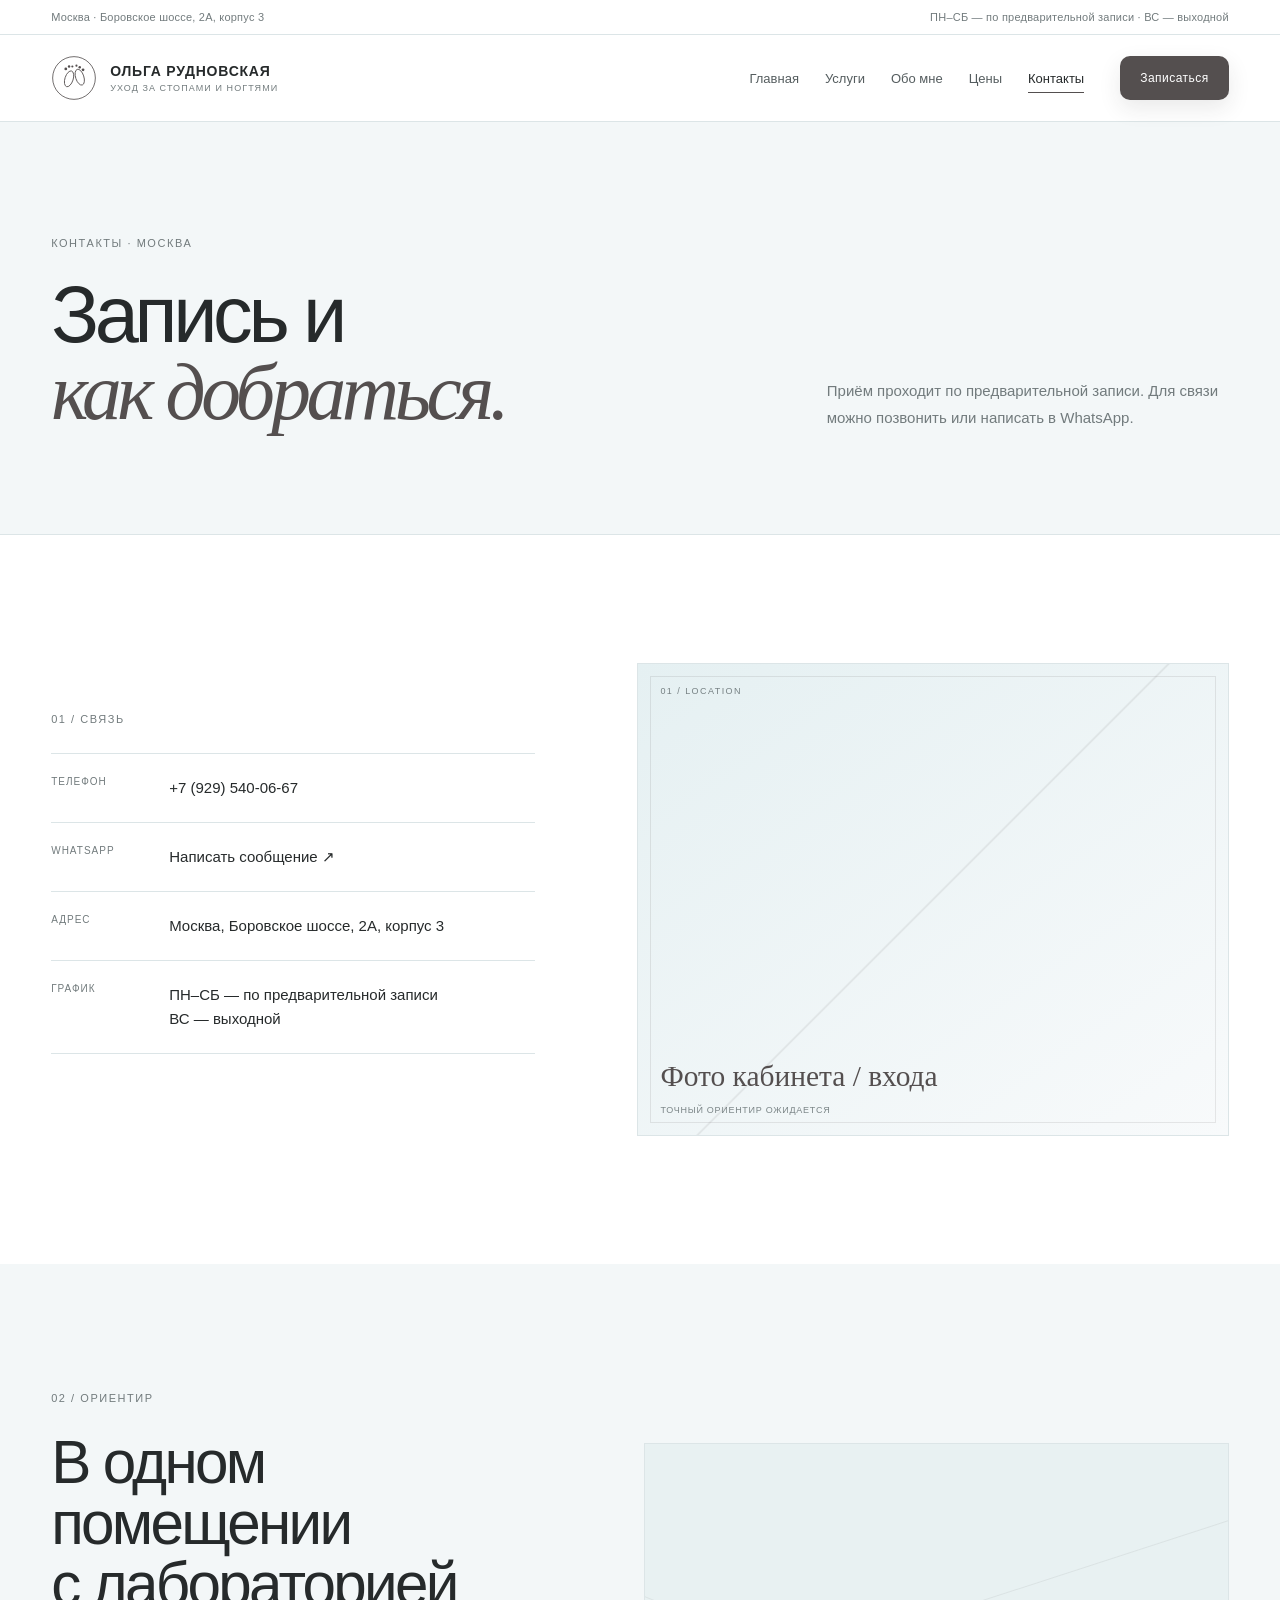
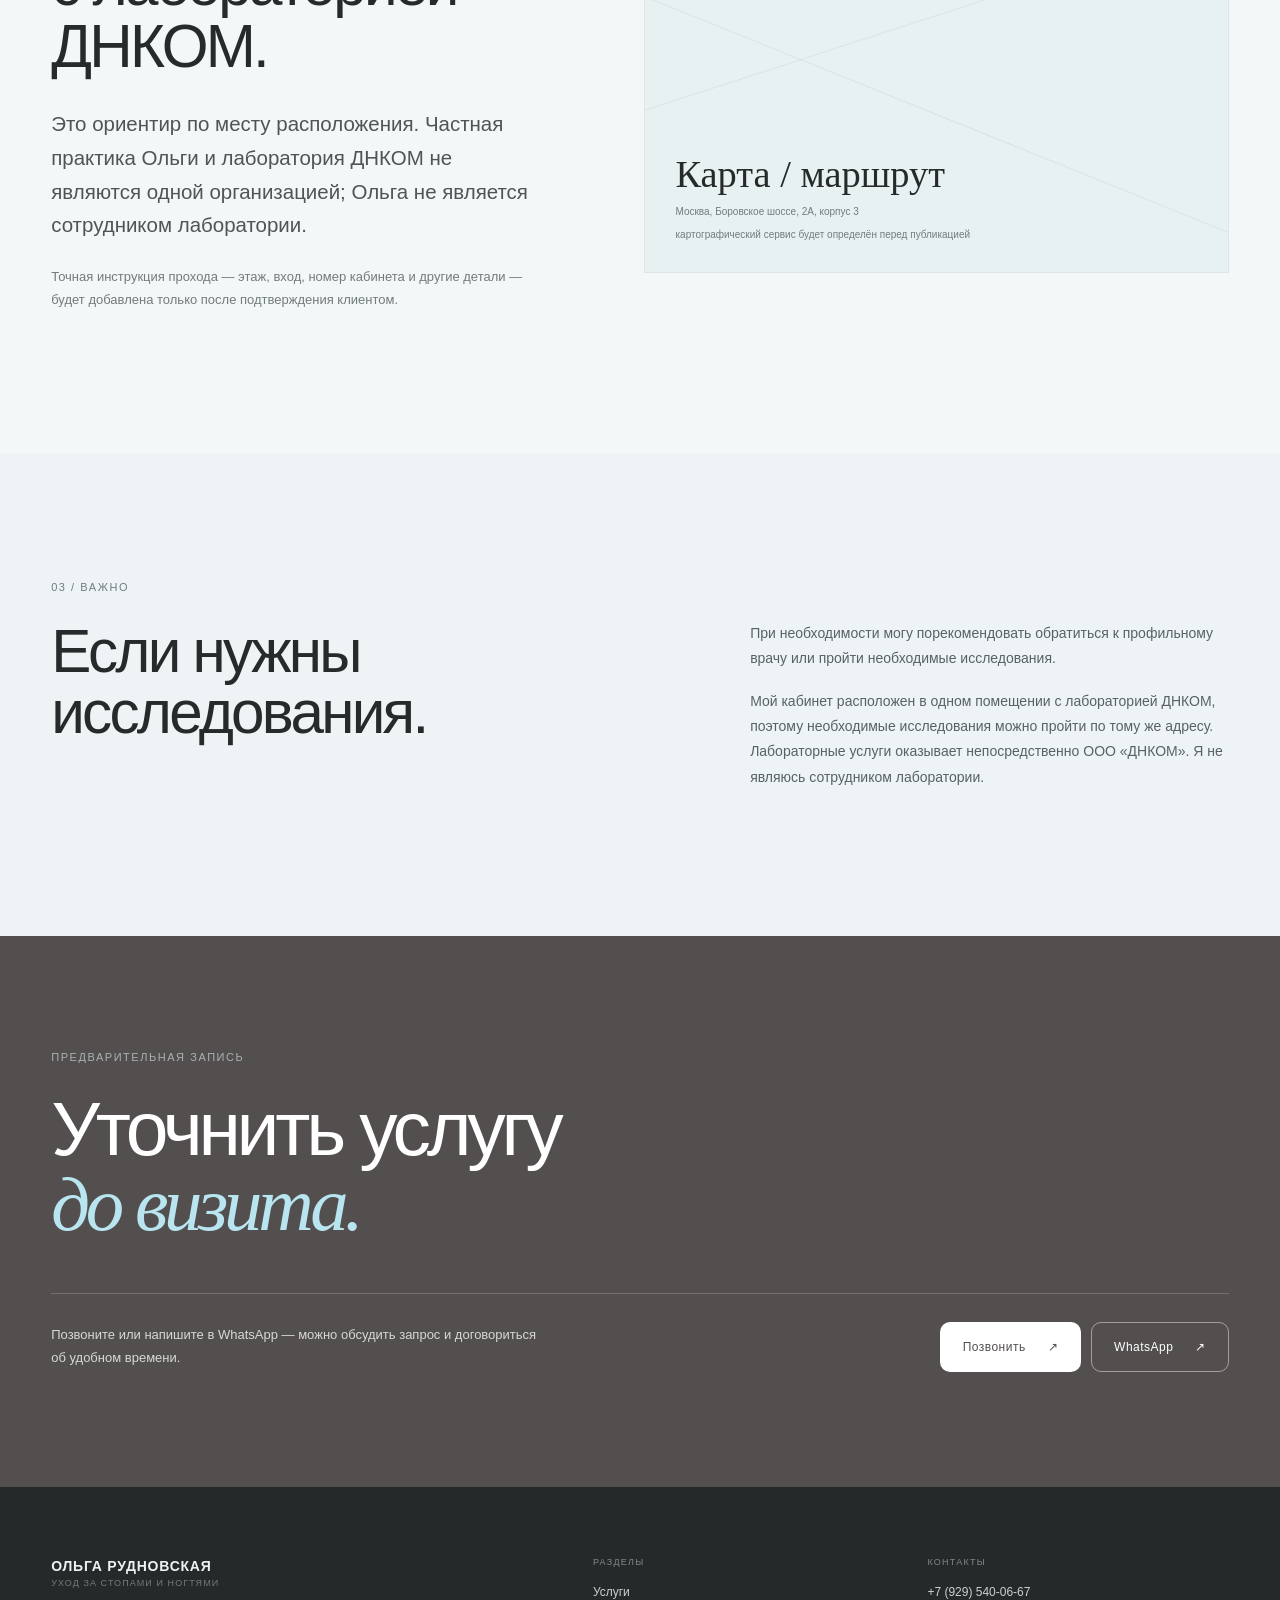
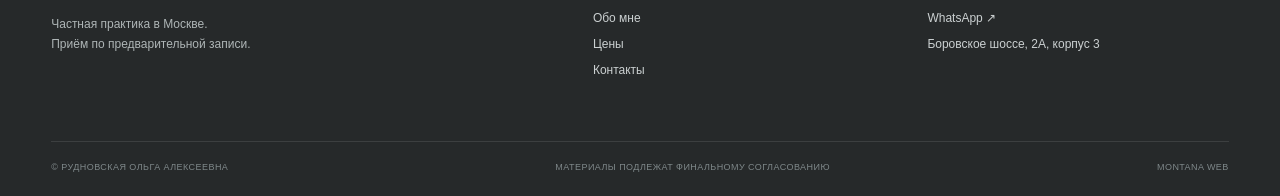
<file: contacts.html>
<!doctype html><html lang="ru"><head><meta charset="utf-8"><meta name="viewport" content="width=device-width, initial-scale=1"><meta name="theme-color" content="#ffffff"><meta name="description" content="Контакты Рудновской Ольги Алексеевны: Москва, Боровское шоссе, 2А, корпус 3. Телефон и WhatsApp для предварительной записи."><meta property="og:type" content="website"><meta property="og:locale" content="ru_RU"><meta property="og:title" content="Контакты — Ольга Рудновская"><meta property="og:description" content="Контакты Рудновской Ольги Алексеевны: Москва, Боровское шоссе, 2А, корпус 3. Телефон и WhatsApp для предварительной записи."><title>Контакты — Ольга Рудновская</title><!-- TODO: добавить canonical и og:url после утверждения production-домена --><link rel="icon" href="favicon.svg" type="image/svg+xml"><link rel="stylesheet" href="assets/css/main.css"><script src="assets/js/main.js" defer></script></head><body><a class="skip-link" href="#main">Перейти к содержанию</a>
<header class="site-header" data-header><div class="site-header__bar"><div class="shell site-header__bar-inner"><span>Москва · Боровское шоссе, 2А, корпус 3</span><span class="site-header__schedule">ПН–СБ — по предварительной записи · ВС — выходной</span></div></div><div class="shell site-header__main"><a class="brand" href="index.html" aria-label="Ольга Рудновская — на главную"><span class="brand__mark" aria-hidden="true"><svg viewBox="0 0 56 56" role="img"><circle cx="28" cy="28" r="26" fill="none" stroke="currentColor"/><ellipse cx="22" cy="29" rx="5" ry="10" transform="rotate(18 22 29)" fill="none" stroke="currentColor"/><ellipse cx="35" cy="27" rx="5" ry="10" transform="rotate(-18 35 27)" fill="none" stroke="currentColor"/><circle cx="18" cy="17" r="1.7" fill="currentColor"/><circle cx="22" cy="14" r="1.5" fill="currentColor"/><circle cx="26" cy="14" r="1.3" fill="currentColor"/><circle cx="31" cy="13" r="1.3" fill="currentColor"/><circle cx="35" cy="15" r="1.5" fill="currentColor"/><circle cx="39" cy="18" r="1.7" fill="currentColor"/></svg></span><span class="brand__copy"><strong>Ольга Рудновская</strong><small>уход за стопами и ногтями</small></span></a><nav class="nav" id="main-nav" aria-label="Основная навигация" data-nav><a class="nav__link" href="index.html">Главная</a><a class="nav__link" href="services.html">Услуги</a><a class="nav__link" href="about.html">Обо мне</a><a class="nav__link" href="prices.html">Цены</a><a class="nav__link is-active" href="contacts.html" aria-current="page">Контакты</a><div class="nav__mobile-contact"><a href="tel:+79295400667">+7 (929) 540-06-67</a><a href="https://wa.me/79295400667" target="_blank" rel="noopener noreferrer">Написать в WhatsApp</a></div></nav><a class="header-action" href="https://wa.me/79295400667" target="_blank" rel="noopener noreferrer">Записаться</a><button class="menu-toggle" type="button" aria-label="Открыть меню" aria-controls="main-nav" aria-expanded="false" data-menu-toggle><span></span><span></span></button></div></header><main id="main"><section class="page-hero"><div class="shell page-hero__grid"><div class="reveal"><p class="kicker">Контакты · Москва</p><h1>Запись и<br><em>как добраться.</em></h1></div><p class="page-hero__lead reveal" data-delay="100">Приём проходит по предварительной записи. Для связи можно позвонить или написать в WhatsApp.</p></div></section>
<section class="section"><div class="shell contacts-layout"><div class="contacts-panel reveal"><p class="section-index">01 / Связь</p><dl class="contact-list contact-list--large"><div><dt>Телефон</dt><dd><a href="tel:+79295400667">+7 (929) 540-06-67</a></dd></div><div><dt>WhatsApp</dt><dd><a href="https://wa.me/79295400667" target="_blank" rel="noopener noreferrer">Написать сообщение ↗</a></dd></div><div><dt>Адрес</dt><dd>Москва, Боровское шоссе, 2А, корпус 3</dd></div><div><dt>График</dt><dd>ПН–СБ — по предварительной записи<br>ВС — выходной</dd></div></dl></div><div class="contacts-visual reveal" data-delay="100"><div class="media-placeholder media-placeholder--location" role="img" aria-label="Место для фотографии кабинета или входа"><span class="media-placeholder__index">01 / location</span><span class="media-placeholder__label">Фото кабинета / входа</span><span class="media-placeholder__hint">точный ориентир ожидается</span></div></div></div></section>
<section class="section section--surface"><div class="shell route-grid"><div class="reveal"><p class="section-index">02 / Ориентир</p><h2>В одном помещении<br>с лабораторией ДНКОМ.</h2><p class="lead">Это ориентир по месту расположения. Частная практика Ольги и лаборатория ДНКОМ не являются одной организацией; Ольга не является сотрудником лаборатории.</p><p class="route-note">Точная инструкция прохода — этаж, вход, номер кабинета и другие детали — будет добавлена только после подтверждения клиентом.</p></div><div class="map-placeholder reveal" data-delay="100" role="img" aria-label="Место для карты"><span>Карта / маршрут</span><small>Москва, Боровское шоссе, 2А, корпус 3</small><small>картографический сервис будет определён перед публикацией</small></div></div></section>
<!-- TODO: согласовать формулировку блока ДНКОМ с клиентом. -->
<section class="section section--info"><div class="shell info-block reveal"><p class="section-index">03 / Важно</p><div class="info-block__content"><h2>Если нужны<br>исследования.</h2><div><p>При необходимости могу порекомендовать обратиться к профильному врачу или пройти необходимые исследования.</p><p>Мой кабинет расположен в одном помещении с лабораторией ДНКОМ, поэтому необходимые исследования можно пройти по тому же адресу. Лабораторные услуги оказывает непосредственно ООО «ДНКОМ». Я не являюсь сотрудником лаборатории.</p></div></div></div></section><section class="cta-section"><div class="shell cta-section__inner reveal"><p class="section-index section-index--light">Предварительная запись</p><h2>Уточнить услугу<br><em>до визита.</em></h2><div class="cta-section__bottom"><p>Позвоните или напишите в WhatsApp — можно обсудить запрос и договориться об удобном времени.</p><div class="cta-section__actions"><a class="btn btn--light" href="tel:+79295400667">Позвонить <span>↗</span></a><a class="btn btn--line-light" href="https://wa.me/79295400667" target="_blank" rel="noopener noreferrer">WhatsApp <span>↗</span></a></div></div></div></section></main><footer class="site-footer"><div class="shell site-footer__grid"><div class="site-footer__brand"><a class="brand brand--footer" href="index.html"><span class="brand__copy"><strong>Ольга Рудновская</strong><small>уход за стопами и ногтями</small></span></a><p>Частная практика в Москве.<br>Приём по предварительной записи.</p></div><div><p class="footer-label">Разделы</p><nav class="footer-nav" aria-label="Навигация в подвале"><a href="services.html">Услуги</a><a href="about.html">Обо мне</a><a href="prices.html">Цены</a><a href="contacts.html">Контакты</a></nav></div><div><p class="footer-label">Контакты</p><div class="footer-nav"><a href="tel:+79295400667">+7 (929) 540-06-67</a><a href="https://wa.me/79295400667" target="_blank" rel="noopener noreferrer">WhatsApp ↗</a><span>Боровское шоссе, 2А, корпус 3</span></div></div></div><div class="shell site-footer__bottom"><span>© Рудновская Ольга Алексеевна</span><span>Материалы подлежат финальному согласованию</span><span>Montana Web</span></div></footer></body></html>
</file>
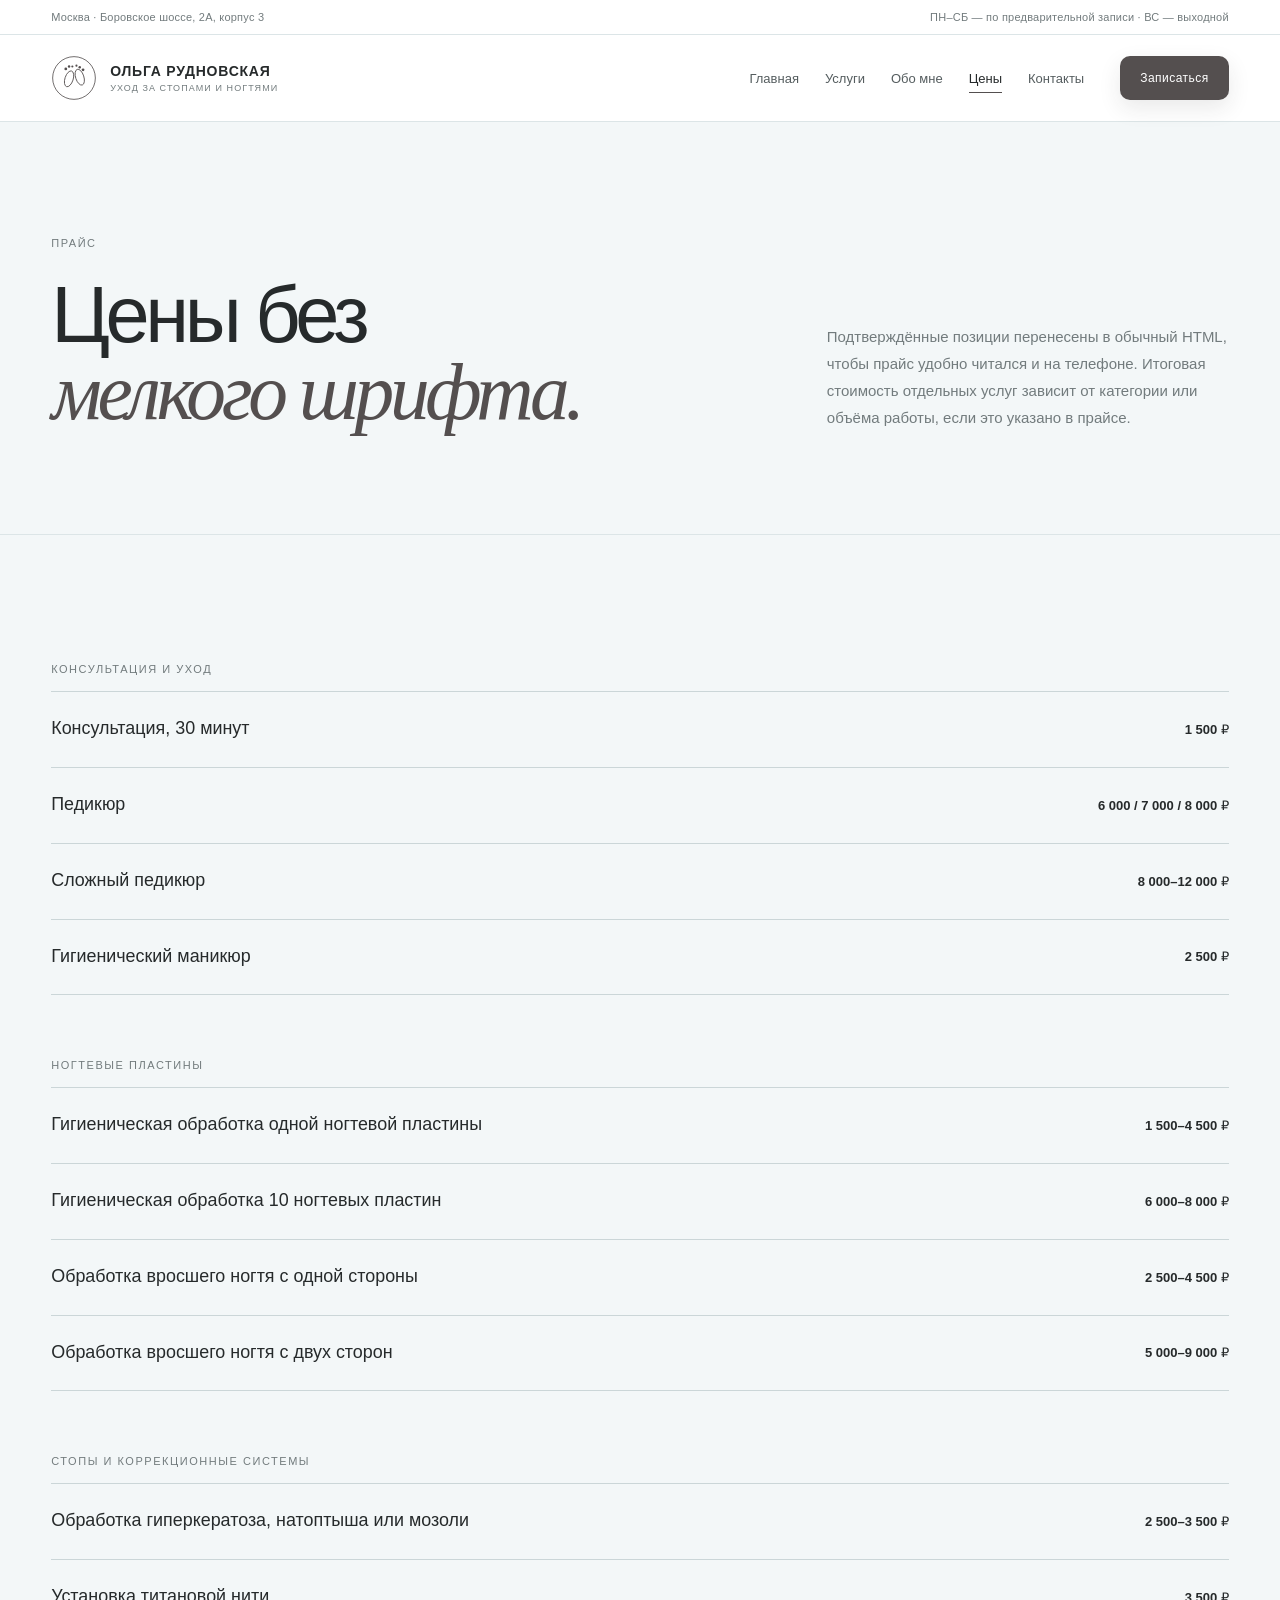
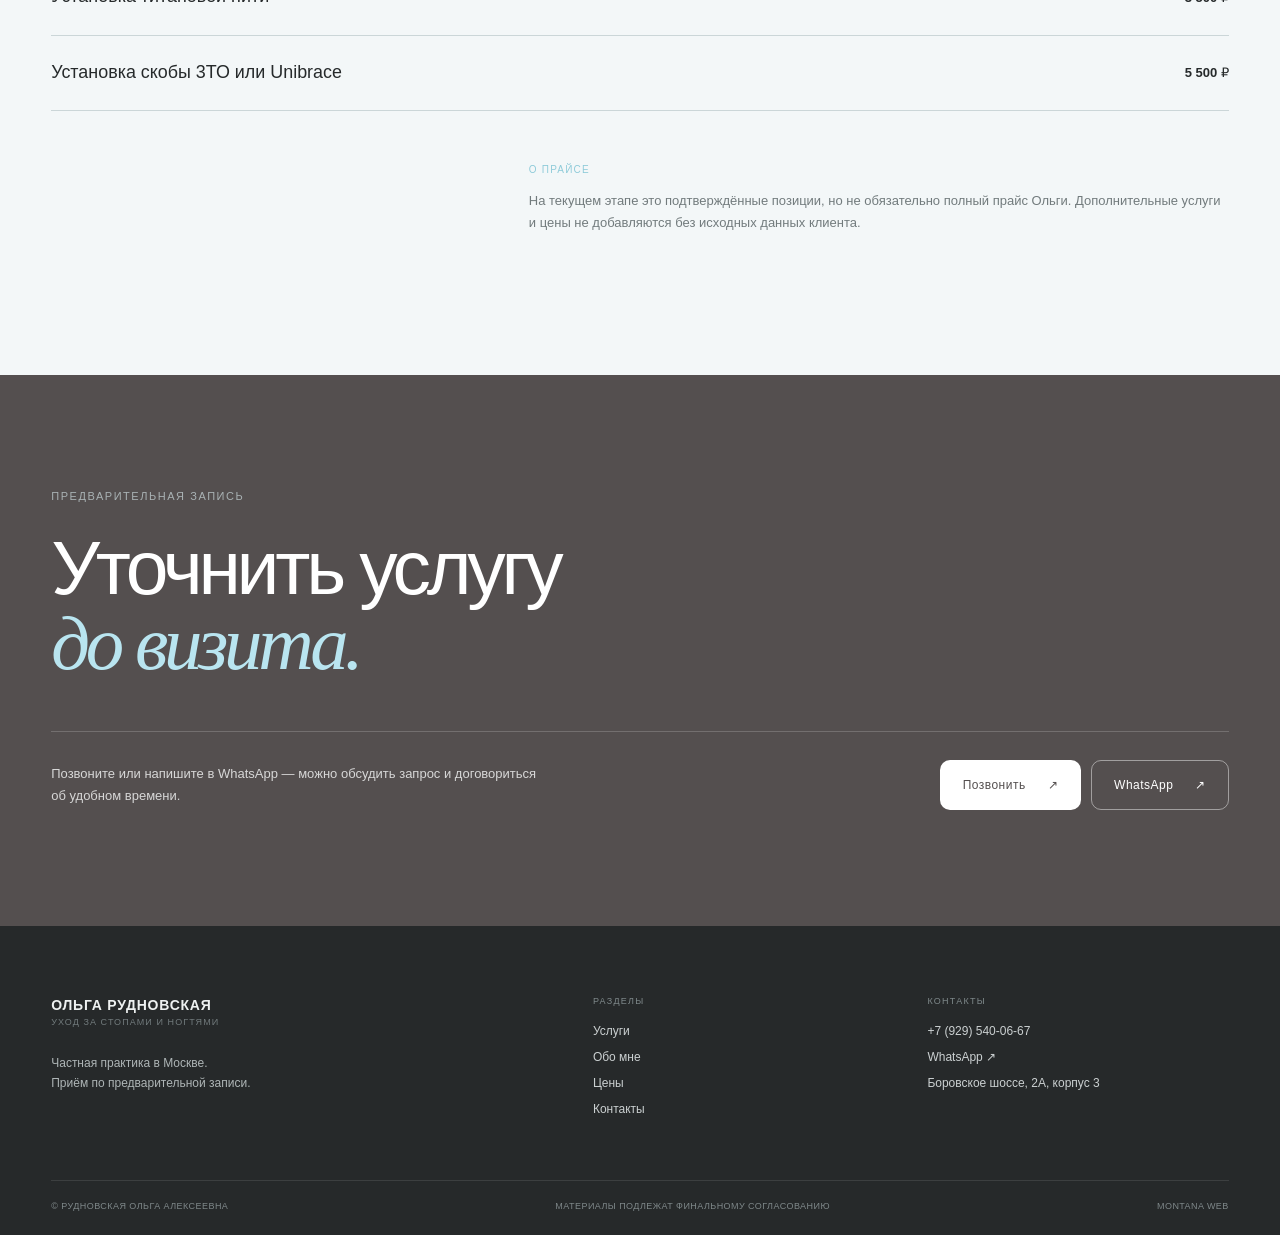
<file: prices.html>
<!doctype html><html lang="ru"><head><meta charset="utf-8"><meta name="viewport" content="width=device-width, initial-scale=1"><meta name="theme-color" content="#ffffff"><meta name="description" content="Цены на подтверждённые услуги Рудновской Ольги Алексеевны: консультация, педикюр, уход за ногтевыми пластинами и коррекционные системы."><meta property="og:type" content="website"><meta property="og:locale" content="ru_RU"><meta property="og:title" content="Цены — Ольга Рудновская"><meta property="og:description" content="Цены на подтверждённые услуги Рудновской Ольги Алексеевны: консультация, педикюр, уход за ногтевыми пластинами и коррекционные системы."><title>Цены — Ольга Рудновская</title><!-- TODO: добавить canonical и og:url после утверждения production-домена --><link rel="icon" href="favicon.svg" type="image/svg+xml"><link rel="stylesheet" href="assets/css/main.css"><script src="assets/js/main.js" defer></script></head><body><a class="skip-link" href="#main">Перейти к содержанию</a>
<header class="site-header" data-header><div class="site-header__bar"><div class="shell site-header__bar-inner"><span>Москва · Боровское шоссе, 2А, корпус 3</span><span class="site-header__schedule">ПН–СБ — по предварительной записи · ВС — выходной</span></div></div><div class="shell site-header__main"><a class="brand" href="index.html" aria-label="Ольга Рудновская — на главную"><span class="brand__mark" aria-hidden="true"><svg viewBox="0 0 56 56" role="img"><circle cx="28" cy="28" r="26" fill="none" stroke="currentColor"/><ellipse cx="22" cy="29" rx="5" ry="10" transform="rotate(18 22 29)" fill="none" stroke="currentColor"/><ellipse cx="35" cy="27" rx="5" ry="10" transform="rotate(-18 35 27)" fill="none" stroke="currentColor"/><circle cx="18" cy="17" r="1.7" fill="currentColor"/><circle cx="22" cy="14" r="1.5" fill="currentColor"/><circle cx="26" cy="14" r="1.3" fill="currentColor"/><circle cx="31" cy="13" r="1.3" fill="currentColor"/><circle cx="35" cy="15" r="1.5" fill="currentColor"/><circle cx="39" cy="18" r="1.7" fill="currentColor"/></svg></span><span class="brand__copy"><strong>Ольга Рудновская</strong><small>уход за стопами и ногтями</small></span></a><nav class="nav" id="main-nav" aria-label="Основная навигация" data-nav><a class="nav__link" href="index.html">Главная</a><a class="nav__link" href="services.html">Услуги</a><a class="nav__link" href="about.html">Обо мне</a><a class="nav__link is-active" href="prices.html" aria-current="page">Цены</a><a class="nav__link" href="contacts.html">Контакты</a><div class="nav__mobile-contact"><a href="tel:+79295400667">+7 (929) 540-06-67</a><a href="https://wa.me/79295400667" target="_blank" rel="noopener noreferrer">Написать в WhatsApp</a></div></nav><a class="header-action" href="https://wa.me/79295400667" target="_blank" rel="noopener noreferrer">Записаться</a><button class="menu-toggle" type="button" aria-label="Открыть меню" aria-controls="main-nav" aria-expanded="false" data-menu-toggle><span></span><span></span></button></div></header><main id="main"><section class="page-hero"><div class="shell page-hero__grid"><div class="reveal"><p class="kicker">Прайс</p><h1>Цены без<br><em>мелкого шрифта.</em></h1></div><p class="page-hero__lead reveal" data-delay="100">Подтверждённые позиции перенесены в обычный HTML, чтобы прайс удобно читался и на телефоне. Итоговая стоимость отдельных услуг зависит от категории или объёма работы, если это указано в прайсе.</p></div></section>
<section class="section section--surface"><div class="shell"><div class="full-price reveal"><div class="full-price__group"><p class="section-index">Консультация и уход</p><div class="full-price__row"><span>Консультация, 30 минут</span><strong>1 500 ₽</strong></div><div class="full-price__row"><span>Педикюр</span><strong>6 000 / 7 000 / 8 000 ₽</strong></div><div class="full-price__row"><span>Сложный педикюр</span><strong>8 000–12 000 ₽</strong></div><div class="full-price__row"><span>Гигиенический маникюр</span><strong>2 500 ₽</strong></div></div><div class="full-price__group"><p class="section-index">Ногтевые пластины</p><div class="full-price__row"><span>Гигиеническая обработка одной ногтевой пластины</span><strong>1 500–4 500 ₽</strong></div><div class="full-price__row"><span>Гигиеническая обработка 10 ногтевых пластин</span><strong>6 000–8 000 ₽</strong></div><div class="full-price__row"><span>Обработка вросшего ногтя с одной стороны</span><strong>2 500–4 500 ₽</strong></div><div class="full-price__row"><span>Обработка вросшего ногтя с двух сторон</span><strong>5 000–9 000 ₽</strong></div></div><div class="full-price__group"><p class="section-index">Стопы и коррекционные системы</p><div class="full-price__row"><span>Обработка гиперкератоза, натоптыша или мозоли</span><strong>2 500–3 500 ₽</strong></div><div class="full-price__row"><span>Установка титановой нити</span><strong>3 500 ₽</strong></div><div class="full-price__row"><span>Установка скобы 3ТО или Unibrace</span><strong>5 500 ₽</strong></div></div></div><div class="price-disclaimer reveal"><span>О прайсе</span><p>На текущем этапе это подтверждённые позиции, но не обязательно полный прайс Ольги. Дополнительные услуги и цены не добавляются без исходных данных клиента.</p></div></div></section><section class="cta-section"><div class="shell cta-section__inner reveal"><p class="section-index section-index--light">Предварительная запись</p><h2>Уточнить услугу<br><em>до визита.</em></h2><div class="cta-section__bottom"><p>Позвоните или напишите в WhatsApp — можно обсудить запрос и договориться об удобном времени.</p><div class="cta-section__actions"><a class="btn btn--light" href="tel:+79295400667">Позвонить <span>↗</span></a><a class="btn btn--line-light" href="https://wa.me/79295400667" target="_blank" rel="noopener noreferrer">WhatsApp <span>↗</span></a></div></div></div></section></main><footer class="site-footer"><div class="shell site-footer__grid"><div class="site-footer__brand"><a class="brand brand--footer" href="index.html"><span class="brand__copy"><strong>Ольга Рудновская</strong><small>уход за стопами и ногтями</small></span></a><p>Частная практика в Москве.<br>Приём по предварительной записи.</p></div><div><p class="footer-label">Разделы</p><nav class="footer-nav" aria-label="Навигация в подвале"><a href="services.html">Услуги</a><a href="about.html">Обо мне</a><a href="prices.html">Цены</a><a href="contacts.html">Контакты</a></nav></div><div><p class="footer-label">Контакты</p><div class="footer-nav"><a href="tel:+79295400667">+7 (929) 540-06-67</a><a href="https://wa.me/79295400667" target="_blank" rel="noopener noreferrer">WhatsApp ↗</a><span>Боровское шоссе, 2А, корпус 3</span></div></div></div><div class="shell site-footer__bottom"><span>© Рудновская Ольга Алексеевна</span><span>Материалы подлежат финальному согласованию</span><span>Montana Web</span></div></footer></body></html>
</file>
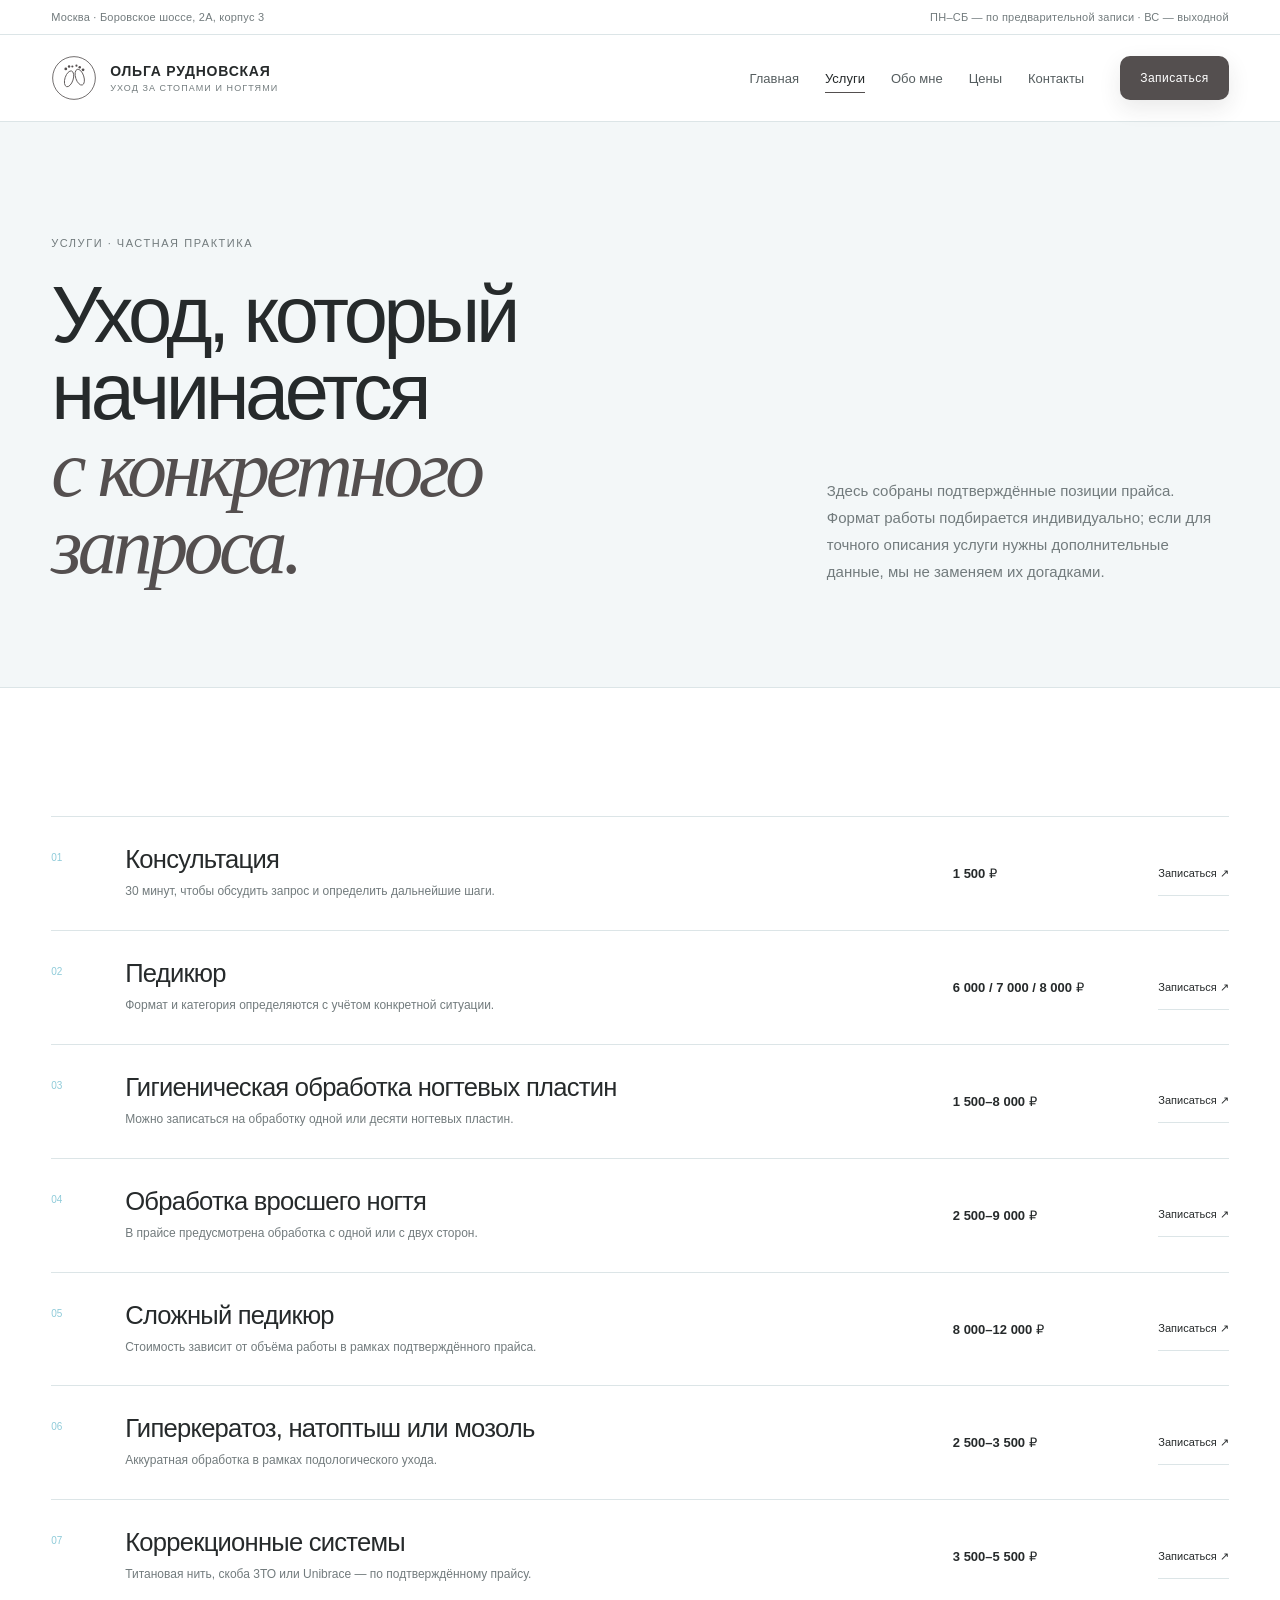
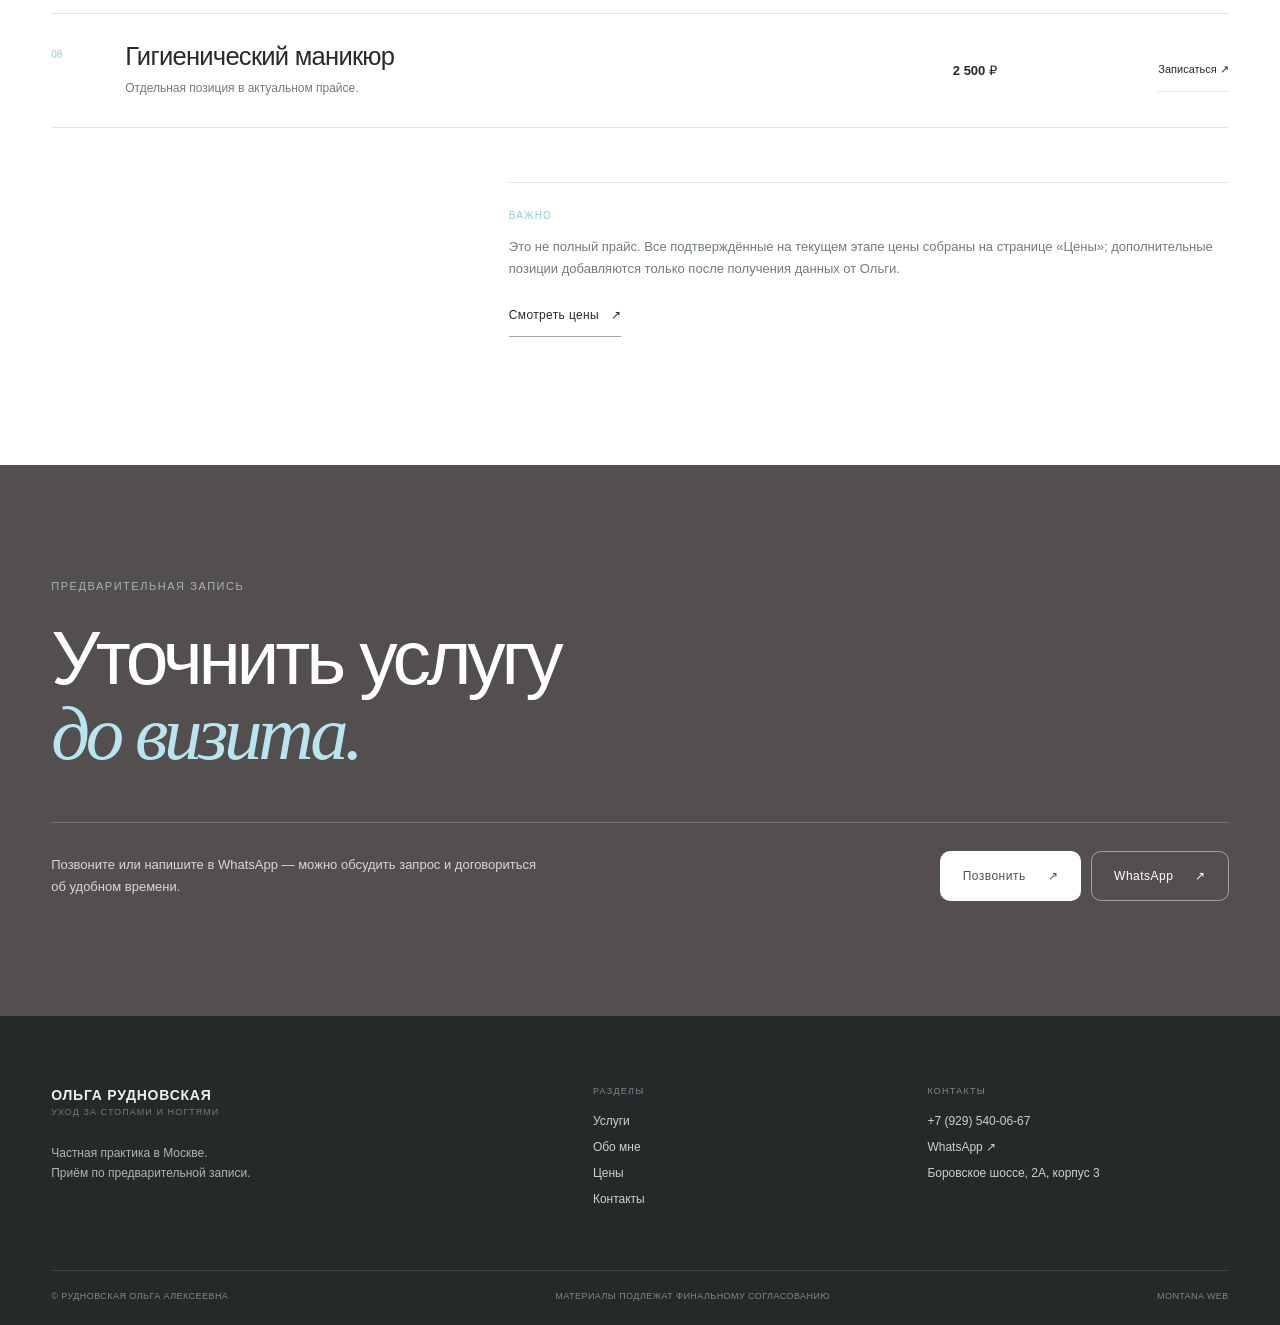
<file: services.html>
<!doctype html><html lang="ru"><head><meta charset="utf-8"><meta name="viewport" content="width=device-width, initial-scale=1"><meta name="theme-color" content="#ffffff"><meta name="description" content="Услуги Рудновской Ольги Алексеевны: уход за стопами и ногтями, педикюр, обработка ногтевых пластин и коррекционные системы. Москва."><meta property="og:type" content="website"><meta property="og:locale" content="ru_RU"><meta property="og:title" content="Услуги — Ольга Рудновская"><meta property="og:description" content="Услуги Рудновской Ольги Алексеевны: уход за стопами и ногтями, педикюр, обработка ногтевых пластин и коррекционные системы. Москва."><title>Услуги — Ольга Рудновская</title><!-- TODO: добавить canonical и og:url после утверждения production-домена --><link rel="icon" href="favicon.svg" type="image/svg+xml"><link rel="stylesheet" href="assets/css/main.css"><script src="assets/js/main.js" defer></script></head><body><a class="skip-link" href="#main">Перейти к содержанию</a>
<header class="site-header" data-header><div class="site-header__bar"><div class="shell site-header__bar-inner"><span>Москва · Боровское шоссе, 2А, корпус 3</span><span class="site-header__schedule">ПН–СБ — по предварительной записи · ВС — выходной</span></div></div><div class="shell site-header__main"><a class="brand" href="index.html" aria-label="Ольга Рудновская — на главную"><span class="brand__mark" aria-hidden="true"><svg viewBox="0 0 56 56" role="img"><circle cx="28" cy="28" r="26" fill="none" stroke="currentColor"/><ellipse cx="22" cy="29" rx="5" ry="10" transform="rotate(18 22 29)" fill="none" stroke="currentColor"/><ellipse cx="35" cy="27" rx="5" ry="10" transform="rotate(-18 35 27)" fill="none" stroke="currentColor"/><circle cx="18" cy="17" r="1.7" fill="currentColor"/><circle cx="22" cy="14" r="1.5" fill="currentColor"/><circle cx="26" cy="14" r="1.3" fill="currentColor"/><circle cx="31" cy="13" r="1.3" fill="currentColor"/><circle cx="35" cy="15" r="1.5" fill="currentColor"/><circle cx="39" cy="18" r="1.7" fill="currentColor"/></svg></span><span class="brand__copy"><strong>Ольга Рудновская</strong><small>уход за стопами и ногтями</small></span></a><nav class="nav" id="main-nav" aria-label="Основная навигация" data-nav><a class="nav__link" href="index.html">Главная</a><a class="nav__link is-active" href="services.html" aria-current="page">Услуги</a><a class="nav__link" href="about.html">Обо мне</a><a class="nav__link" href="prices.html">Цены</a><a class="nav__link" href="contacts.html">Контакты</a><div class="nav__mobile-contact"><a href="tel:+79295400667">+7 (929) 540-06-67</a><a href="https://wa.me/79295400667" target="_blank" rel="noopener noreferrer">Написать в WhatsApp</a></div></nav><a class="header-action" href="https://wa.me/79295400667" target="_blank" rel="noopener noreferrer">Записаться</a><button class="menu-toggle" type="button" aria-label="Открыть меню" aria-controls="main-nav" aria-expanded="false" data-menu-toggle><span></span><span></span></button></div></header><main id="main"><section class="page-hero"><div class="shell page-hero__grid"><div class="reveal"><p class="kicker">Услуги · частная практика</p><h1>Уход, который начинается<br><em>с конкретного запроса.</em></h1></div><p class="page-hero__lead reveal" data-delay="100">Здесь собраны подтверждённые позиции прайса. Формат работы подбирается индивидуально; если для точного описания услуги нужны дополнительные данные, мы не заменяем их догадками.</p></div></section>
<section class="section"><div class="shell"><div class="service-catalog reveal">
<div class="service-row"><span class="service-row__num">01</span><div><h2>Консультация</h2><p>30 минут, чтобы обсудить запрос и определить дальнейшие шаги.</p></div><strong>1 500 ₽</strong><a href="https://wa.me/79295400667" target="_blank" rel="noopener noreferrer" aria-label="Записаться на консультацию">Записаться ↗</a></div>
<div class="service-row"><span class="service-row__num">02</span><div><h2>Педикюр</h2><p>Формат и категория определяются с учётом конкретной ситуации.</p></div><strong>6 000 / 7 000 / 8 000 ₽</strong><a href="https://wa.me/79295400667" target="_blank" rel="noopener noreferrer">Записаться ↗</a></div>
<div class="service-row"><span class="service-row__num">03</span><div><h2>Гигиеническая обработка ногтевых пластин</h2><p>Можно записаться на обработку одной или десяти ногтевых пластин.</p></div><strong>1 500–8 000 ₽</strong><a href="https://wa.me/79295400667" target="_blank" rel="noopener noreferrer">Записаться ↗</a></div>
<div class="service-row"><span class="service-row__num">04</span><div><h2>Обработка вросшего ногтя</h2><p>В прайсе предусмотрена обработка с одной или с двух сторон.</p></div><strong>2 500–9 000 ₽</strong><a href="https://wa.me/79295400667" target="_blank" rel="noopener noreferrer">Записаться ↗</a></div>
<div class="service-row"><span class="service-row__num">05</span><div><h2>Сложный педикюр</h2><p>Стоимость зависит от объёма работы в рамках подтверждённого прайса.</p></div><strong>8 000–12 000 ₽</strong><a href="https://wa.me/79295400667" target="_blank" rel="noopener noreferrer">Записаться ↗</a></div>
<div class="service-row"><span class="service-row__num">06</span><div><h2>Гиперкератоз, натоптыш или мозоль</h2><p>Аккуратная обработка в рамках подологического ухода.</p></div><strong>2 500–3 500 ₽</strong><a href="https://wa.me/79295400667" target="_blank" rel="noopener noreferrer">Записаться ↗</a></div>
<div class="service-row"><span class="service-row__num">07</span><div><h2>Коррекционные системы</h2><p>Титановая нить, скоба 3ТО или Unibrace — по подтверждённому прайсу.</p></div><strong>3 500–5 500 ₽</strong><a href="https://wa.me/79295400667" target="_blank" rel="noopener noreferrer">Записаться ↗</a></div>
<div class="service-row"><span class="service-row__num">08</span><div><h2>Гигиенический маникюр</h2><p>Отдельная позиция в актуальном прайсе.</p></div><strong>2 500 ₽</strong><a href="https://wa.me/79295400667" target="_blank" rel="noopener noreferrer">Записаться ↗</a></div>
</div><div class="catalog-note reveal"><span>Важно</span><p>Это не полный прайс. Все подтверждённые на текущем этапе цены собраны на странице «Цены»; дополнительные позиции добавляются только после получения данных от Ольги.</p><a class="text-link text-link--strong" href="prices.html">Смотреть цены <span>↗</span></a></div></div></section><section class="cta-section"><div class="shell cta-section__inner reveal"><p class="section-index section-index--light">Предварительная запись</p><h2>Уточнить услугу<br><em>до визита.</em></h2><div class="cta-section__bottom"><p>Позвоните или напишите в WhatsApp — можно обсудить запрос и договориться об удобном времени.</p><div class="cta-section__actions"><a class="btn btn--light" href="tel:+79295400667">Позвонить <span>↗</span></a><a class="btn btn--line-light" href="https://wa.me/79295400667" target="_blank" rel="noopener noreferrer">WhatsApp <span>↗</span></a></div></div></div></section></main><footer class="site-footer"><div class="shell site-footer__grid"><div class="site-footer__brand"><a class="brand brand--footer" href="index.html"><span class="brand__copy"><strong>Ольга Рудновская</strong><small>уход за стопами и ногтями</small></span></a><p>Частная практика в Москве.<br>Приём по предварительной записи.</p></div><div><p class="footer-label">Разделы</p><nav class="footer-nav" aria-label="Навигация в подвале"><a href="services.html">Услуги</a><a href="about.html">Обо мне</a><a href="prices.html">Цены</a><a href="contacts.html">Контакты</a></nav></div><div><p class="footer-label">Контакты</p><div class="footer-nav"><a href="tel:+79295400667">+7 (929) 540-06-67</a><a href="https://wa.me/79295400667" target="_blank" rel="noopener noreferrer">WhatsApp ↗</a><span>Боровское шоссе, 2А, корпус 3</span></div></div></div><div class="shell site-footer__bottom"><span>© Рудновская Ольга Алексеевна</span><span>Материалы подлежат финальному согласованию</span><span>Montana Web</span></div></footer></body></html>
</file>
<file: assets/css/main.css>
:root {
  --color-bg: #ffffff;
  --color-surface: #f3f7f8;
  --color-primary: #b9e5f0;
  --color-primary-deep: #8fcbd9;
  --color-graphite: #544f4f;
  --color-text: #262a2b;
  --color-muted: #727b7d;
  --color-border: #dce5e7;
  --color-dark: #333638;
  --color-dark-soft: #414547;
  --font-sans: Inter, "Helvetica Neue", Arial, sans-serif;
  --space-1: .5rem;
  --space-2: .75rem;
  --space-3: 1rem;
  --space-4: 1.5rem;
  --space-5: 2rem;
  --space-6: 3rem;
  --space-7: 4rem;
  --space-8: 6rem;
  --space-9: 8rem;
  --shell: 1240px;
  --gutter: clamp(20px, 4vw, 56px);
  --radius-sm: 2px;
  --transition: 240ms cubic-bezier(.2,.7,.2,1);
  --z-header: 50;
}

* { box-sizing: border-box; }
html { scroll-behavior: smooth; }
body { margin: 0; background: var(--color-bg); color: var(--color-text); font-family: var(--font-sans); -webkit-font-smoothing: antialiased; }
body.menu-open { overflow: hidden; }
a { color: inherit; text-decoration: none; }
button, input, textarea, select { font: inherit; }
img, svg { display: block; max-width: 100%; }
::selection { background: var(--color-primary); color: var(--color-text); }
.shell { width: min(var(--shell), calc(100% - (var(--gutter) * 2))); margin-inline: auto; }
.skip-link { position: fixed; left: 12px; top: 12px; z-index: 100; transform: translateY(-150%); background: var(--color-dark); color: white; padding: 12px 16px; }
.skip-link:focus { transform: translateY(0); }

.site-header { position: relative; z-index: var(--z-header); background: rgba(255,255,255,.96); border-bottom: 1px solid var(--color-border); }
.site-header__bar { border-bottom: 1px solid var(--color-border); color: var(--color-muted); font-size: 11px; letter-spacing: .02em; }
.site-header__bar-inner { min-height: 34px; display: flex; align-items: center; justify-content: space-between; gap: 24px; }
.site-header__main { height: 86px; display: flex; align-items: center; gap: 36px; }
.brand { display: inline-flex; align-items: center; gap: 13px; min-width: 250px; }
.brand__mark { width: 46px; color: var(--color-graphite); flex: 0 0 auto; }
.brand__copy { display: grid; gap: 4px; }
.brand__copy strong { font-size: 14px; letter-spacing: .055em; text-transform: uppercase; font-weight: 650; }
.brand__copy small { font-size: 9px; color: var(--color-muted); letter-spacing: .12em; text-transform: uppercase; }
.nav { margin-left: auto; display: flex; align-items: center; gap: 26px; }
.nav__link { position: relative; padding: 32px 0; font-size: 13px; color: #555d5f; transition: color var(--transition); }
.nav__link::after { content: ""; position: absolute; left: 0; right: 100%; bottom: 25px; height: 1px; background: var(--color-graphite); transition: right var(--transition); }
.nav__link:hover, .nav__link.is-active { color: var(--color-text); }
.nav__link:hover::after, .nav__link.is-active::after { right: 0; }
.nav__mobile-contact { display: none; }
.header-action { display: inline-flex; min-height: 44px; align-items: center; justify-content: center; padding: 0 20px; background: var(--color-graphite); color: white; font-size: 12px; letter-spacing: .04em; transition: background var(--transition), transform var(--transition); }
.header-action:hover { background: #403c3c; transform: translateY(-1px); }
.menu-toggle { display: none; width: 44px; height: 44px; padding: 0; border: 0; background: transparent; position: relative; }
.menu-toggle span { position: absolute; left: 10px; width: 24px; height: 1px; background: var(--color-text); transition: transform var(--transition), top var(--transition); }
.menu-toggle span:first-child { top: 18px; }
.menu-toggle span:last-child { top: 26px; }
.menu-toggle[aria-expanded="true"] span:first-child { top: 22px; transform: rotate(45deg); }
.menu-toggle[aria-expanded="true"] span:last-child { top: 22px; transform: rotate(-45deg); }

.hero { position: relative; overflow: hidden; background: linear-gradient(90deg, var(--color-surface) 0 58%, #fff 58%); }
.hero__grid { min-height: min(760px, calc(100vh - 121px)); display: grid; grid-template-columns: 1.04fr .96fr; align-items: stretch; }
.hero__copy { padding: clamp(70px, 8vw, 118px) clamp(32px, 5vw, 76px) 64px 0; display: flex; flex-direction: column; justify-content: center; }
.kicker, .section-index { margin: 0 0 28px; color: var(--color-muted); font-size: 11px; letter-spacing: .14em; text-transform: uppercase; }
.hero h1 { margin: 0; max-width: 720px; font-size: clamp(48px, 6.2vw, 88px); line-height: .97; letter-spacing: -.055em; font-weight: 450; }
.hero h1 em { color: var(--color-graphite); font-family: Georgia, "Times New Roman", serif; font-weight: 400; letter-spacing: -.045em; }
.hero__lead { max-width: 600px; margin: 34px 0 0; color: #555d5f; font-size: clamp(16px, 1.45vw, 19px); line-height: 1.65; }
.hero__actions { display: flex; align-items: center; gap: 28px; margin-top: 38px; }
.btn { min-height: 50px; display: inline-flex; align-items: center; justify-content: center; gap: 22px; padding: 0 22px; border: 1px solid transparent; font-size: 12px; letter-spacing: .04em; transition: background var(--transition), color var(--transition), border var(--transition), transform var(--transition); }
.btn span, .text-link span { transition: transform var(--transition); }
.btn:hover span, .text-link:hover span { transform: translate(2px,-2px); }
.btn--primary { background: var(--color-graphite); color: white; }
.btn--primary:hover { background: #403c3c; transform: translateY(-1px); }
.btn--ghost { border-color: var(--color-text); }
.btn--ghost:hover { background: var(--color-text); color: white; }
.text-link { display: inline-flex; align-items: center; gap: 12px; min-height: 44px; border-bottom: 1px solid var(--color-border); font-size: 12px; letter-spacing: .03em; }
.text-link--strong { border-color: #9da6a8; }
.hero__meta { margin-top: auto; padding-top: 54px; display: flex; gap: 54px; }
.hero__meta > div { display: flex; gap: 12px; align-items: flex-start; }
.hero__meta span { color: var(--color-primary-deep); font-size: 10px; letter-spacing: .1em; }
.hero__meta p { margin: 0; font-size: 11px; line-height: 1.5; color: var(--color-muted); }
.hero__visual { min-width: 0; padding: 44px 0 44px clamp(32px, 4vw, 64px); position: relative; display: flex; flex-direction: column; justify-content: center; }
.hero__visual::before { content: ""; position: absolute; left: 0; top: 0; bottom: 0; width: 1px; background: var(--color-border); }
.hero__caption { margin: 15px 0 0; align-self: flex-end; color: var(--color-muted); font-size: 11px; line-height: 1.5; text-align: right; }
.hero__line { position: absolute; left: 0; right: 0; bottom: 0; height: 1px; background: var(--color-border); }

.media-placeholder { position: relative; overflow: hidden; border: 1px solid var(--color-border); background: #eaf2f3; color: var(--color-graphite); }
.media-placeholder::before { content: ""; position: absolute; inset: 0; background: linear-gradient(135deg, transparent 0 49.8%, rgba(84,79,79,.12) 50%, transparent 50.2%); }
.media-placeholder::after { content: ""; position: absolute; inset: 12px; border: 1px solid rgba(84,79,79,.12); pointer-events: none; }
.media-placeholder__index { position: absolute; top: 22px; left: 22px; z-index: 1; font-size: 9px; letter-spacing: .16em; text-transform: uppercase; color: #768083; }
.media-placeholder__label { position: absolute; left: 22px; bottom: 42px; z-index: 1; font-family: Georgia, "Times New Roman", serif; font-size: clamp(22px, 2.3vw, 34px); }
.media-placeholder__hint { position: absolute; left: 22px; bottom: 20px; z-index: 1; font-size: 9px; letter-spacing: .08em; text-transform: uppercase; color: #7b8587; }
.media-placeholder--hero { aspect-ratio: 4 / 5.2; max-height: 590px; width: min(100%, 480px); margin-left: auto; background: linear-gradient(160deg,#dbecee,#f6f9f9 70%); }
.media-placeholder--tall { aspect-ratio: 4/5.3; background: linear-gradient(155deg,#e5f1f3,#cde6ea); }
.media-placeholder--portrait { aspect-ratio: 4/5.2; background: linear-gradient(160deg,#d9ecef,#f4f8f8); }
.media-placeholder--work { aspect-ratio: 4/5; background: #edf3f4; }
.media-placeholder--location { aspect-ratio: 5/4; background: linear-gradient(145deg,#e5f0f2,#f8fafb); }

.section { padding: clamp(82px, 10vw, 144px) 0; }
.editorial-head { display: grid; grid-template-columns: 1.05fr .95fr; column-gap: 8vw; align-items: end; }
.editorial-head .section-index { grid-column: 1 / -1; }
.editorial-head h2, .approach h2, .about-preview h2, .price-head h2, .works-head h2, .reviews h2, .info-block h2, .location h2 { margin: 0; font-size: clamp(38px, 4.7vw, 68px); line-height: 1.02; letter-spacing: -.045em; font-weight: 430; }
.editorial-head h2 span { font-family: Georgia, "Times New Roman", serif; font-weight: 400; color: var(--color-graphite); }
.editorial-head > p:last-child { margin: 0; max-width: 500px; color: var(--color-muted); line-height: 1.75; font-size: 14px; }
.direction-list { margin-top: 72px; border-top: 1px solid var(--color-border); }
.direction { display: grid; grid-template-columns: 60px minmax(190px,1fr) minmax(280px,1.2fr) 80px; align-items: center; gap: 24px; min-height: 112px; border-bottom: 1px solid var(--color-border); transition: background var(--transition), padding var(--transition); }
.direction:hover { background: var(--color-surface); padding-inline: 16px; }
.direction__num { font-size: 10px; color: var(--color-primary-deep); }
.direction__title { font-size: clamp(20px, 2vw, 28px); letter-spacing: -.025em; }
.direction__desc { color: var(--color-muted); font-size: 13px; line-height: 1.6; }
.direction__arrow, .direction__price { justify-self: end; font-size: 12px; }
.direction__price { white-space: nowrap; }

.section--approach { background: var(--color-surface); }
.approach { display: grid; grid-template-columns: .84fr 1.16fr; gap: clamp(56px, 8vw, 120px); align-items: center; }
.approach__media { max-width: 460px; }
.approach__copy .lead, .about-preview__copy .lead, .location__copy .lead { margin: 30px 0 0; max-width: 640px; font-size: clamp(17px, 1.6vw, 21px); line-height: 1.65; color: #4e5557; }
.principles { margin: 48px 0 38px; border-top: 1px solid var(--color-border); }
.principles > div { display: grid; grid-template-columns: 50px 1fr; gap: 18px; padding: 22px 0; border-bottom: 1px solid var(--color-border); }
.principles span { font-size: 10px; color: var(--color-primary-deep); }
.principles p { margin: 0; color: var(--color-muted); font-size: 13px; line-height: 1.6; }
.principles strong { display: block; margin-bottom: 4px; color: var(--color-text); font-size: 15px; font-weight: 550; }

.section--contrast { background: var(--color-dark); color: #f5f7f7; }
.section-index--light { color: #a9b2b4; }
.comparison__grid { display: grid; grid-template-columns: 1.15fr .85fr; gap: 9vw; }
.comparison h2 { margin: 0; font-size: clamp(42px, 5.2vw, 76px); line-height: 1; letter-spacing: -.05em; font-weight: 430; }
.comparison h2 em { font-family: Georgia, "Times New Roman", serif; font-weight: 400; color: var(--color-primary); }
.comparison__copy { padding-top: 8px; color: #c5cbcc; font-size: 14px; line-height: 1.8; }
.comparison__copy p { margin: 0 0 20px; }
.comparison__footer { margin-top: 78px; padding-top: 24px; border-top: 1px solid rgba(255,255,255,.17); display: grid; grid-template-columns: auto 1fr auto 1fr auto; gap: 20px; align-items: center; color: #dce1e2; font-size: 11px; letter-spacing: .06em; text-transform: uppercase; }
.comparison__footer i { height: 1px; background: rgba(255,255,255,.15); }

.about-preview { display: grid; grid-template-columns: 1fr .82fr; gap: 9vw; align-items: center; }
.about-preview__copy .note { margin: 28px 0 34px; max-width: 580px; padding-left: 20px; border-left: 1px solid var(--color-primary-deep); color: var(--color-muted); font-size: 12px; line-height: 1.7; }
.about-preview__media { max-width: 450px; justify-self: end; width: 100%; }

.section--prices { background: var(--color-surface); }
.price-head { display: grid; grid-template-columns: 1fr .7fr; gap: 8vw; align-items: end; }
.price-head p:last-child { margin: 0; color: var(--color-muted); font-size: 13px; line-height: 1.7; }
.price-list { margin-top: 60px; border-top: 1px solid #cbd6d8; }
.price-item { min-height: 90px; display: grid; grid-template-columns: 1fr auto; gap: 28px; align-items: center; border-bottom: 1px solid #cbd6d8; }
.price-item__name { font-size: clamp(16px, 1.5vw, 20px); }
.price-item__name small { display: block; margin-top: 5px; color: var(--color-muted); font-size: 10px; font-weight: 400; }
.price-item strong { font-size: 14px; font-weight: 550; white-space: nowrap; }
.price-actions { margin-top: 30px; display: flex; justify-content: space-between; align-items: center; gap: 24px; }
.price-actions > span { color: var(--color-muted); font-size: 10px; }

.works-head { display: grid; grid-template-columns: 1fr .9fr; gap: 7vw; align-items: end; }
.works-head .section-index { grid-column: 1/-1; }
.works-head p:last-child { margin: 0; max-width: 500px; color: var(--color-muted); font-size: 13px; line-height: 1.7; }
.works-grid { margin-top: 60px; display: grid; grid-template-columns: repeat(3,1fr); gap: 20px; align-items: start; }
.works-grid .is-offset { margin-top: 64px; }

.section--reviews { padding-top: 48px; }
.reviews { display: grid; grid-template-columns: 1fr .9fr; gap: 8vw; padding-top: 60px; border-top: 1px solid var(--color-border); }
.reviews__empty { align-self: end; padding: 28px 0 0; border-top: 1px solid var(--color-border); }
.reviews__empty span { font-size: 10px; color: var(--color-primary-deep); letter-spacing: .12em; text-transform: uppercase; }
.reviews__empty p { margin: 12px 0 0; color: var(--color-muted); font-size: 13px; line-height: 1.7; }

.section--info { background: #eef4f5; }
.info-block__content { display: grid; grid-template-columns: 1fr .82fr; gap: 9vw; }
.info-block__content > div { color: #596163; font-size: 14px; line-height: 1.8; }
.info-block__content p { margin: 0 0 18px; }
.info-block__content small { display: block; margin-top: 28px; color: #7b8587; font-size: 10px; line-height: 1.6; }

.location { display: grid; grid-template-columns: .9fr 1.1fr; gap: 8vw; align-items: center; }
.contact-list { margin: 42px 0 32px; border-top: 1px solid var(--color-border); }
.contact-list > div { display: grid; grid-template-columns: 110px 1fr; gap: 18px; padding: 18px 0; border-bottom: 1px solid var(--color-border); }
.contact-list dt { color: var(--color-muted); font-size: 10px; text-transform: uppercase; letter-spacing: .1em; }
.contact-list dd { margin: 0; font-size: 13px; line-height: 1.6; }

.cta-section { padding: clamp(80px, 9vw, 130px) 0; background: var(--color-graphite); color: white; }
.cta-section h2 { margin: 0; max-width: 980px; font-size: clamp(46px, 6vw, 86px); line-height: .98; letter-spacing: -.055em; font-weight: 420; }
.cta-section h2 em { font-family: Georgia, "Times New Roman", serif; font-weight: 400; color: var(--color-primary); }
.cta-section__bottom { margin-top: 50px; padding-top: 28px; border-top: 1px solid rgba(255,255,255,.18); display: flex; align-items: center; justify-content: space-between; gap: 30px; }
.cta-section__bottom p { max-width: 500px; margin: 0; color: #d7d7d7; font-size: 13px; line-height: 1.7; }
.cta-section__actions { display: flex; gap: 10px; }
.btn--light { background: white; color: var(--color-graphite); }
.btn--line-light { border-color: rgba(255,255,255,.45); color: white; }
.btn--line-light:hover { background: white; color: var(--color-graphite); }

.site-footer { padding: 70px 0 24px; background: #26292a; color: #eef1f1; }
.site-footer__grid { display: grid; grid-template-columns: 1.2fr .65fr .8fr; gap: 7vw; }
.brand--footer { min-width: 0; }
.site-footer__brand p { margin: 26px 0 0; color: #aeb5b6; font-size: 12px; line-height: 1.7; }
.footer-label { margin: 0 0 18px; color: #7f898b; font-size: 9px; letter-spacing: .14em; text-transform: uppercase; }
.footer-nav { display: grid; gap: 12px; color: #cbd0d1; font-size: 12px; }
.footer-nav a:hover { color: white; }
.site-footer__bottom { margin-top: 64px; padding-top: 20px; border-top: 1px solid rgba(255,255,255,.1); display: flex; justify-content: space-between; gap: 20px; color: #7f888a; font-size: 9px; letter-spacing: .05em; text-transform: uppercase; }

.reveal { opacity: 0; transform: translateY(18px); transition: opacity 700ms ease, transform 700ms ease; }
.reveal.is-visible { opacity: 1; transform: none; }

:focus-visible { outline: 2px solid var(--color-primary-deep); outline-offset: 4px; }

@media (max-width: 980px) {
  .site-header__schedule { display: none; }
  .site-header__bar-inner { justify-content: center; }
  .site-header__main { height: 74px; }
  .brand { min-width: 0; margin-right: auto; }
  .header-action { display: none; }
  .menu-toggle { display: block; z-index: 3; }
  .nav { position: fixed; inset: 109px 0 0; z-index: 2; margin: 0; padding: 32px var(--gutter) 50px; background: rgba(255,255,255,.985); display: flex; flex-direction: column; align-items: stretch; gap: 0; transform: translateX(100%); transition: transform 320ms cubic-bezier(.2,.7,.2,1); overflow-y: auto; }
  .nav.is-open { transform: translateX(0); }
  .nav__link { padding: 20px 0; border-bottom: 1px solid var(--color-border); font-size: 24px; letter-spacing: -.02em; }
  .nav__link::after { display: none; }
  .nav__mobile-contact { display: grid; gap: 12px; margin-top: 34px; font-size: 13px; }
  .hero { background: var(--color-surface); }
  .hero__grid { min-height: auto; grid-template-columns: 1fr; }
  .hero__copy { padding: 74px 0 48px; }
  .hero__visual { padding: 0 0 60px; }
  .hero__visual::before { display: none; }
  .media-placeholder--hero { width: 76%; margin: 0 0 0 auto; max-height: none; }
  .editorial-head, .comparison__grid, .about-preview, .price-head, .works-head, .reviews, .info-block__content, .location { grid-template-columns: 1fr; gap: 36px; }
  .direction { grid-template-columns: 44px 1fr auto; }
  .direction__desc { grid-column: 2 / 3; }
  .direction__arrow, .direction__price { grid-column: 3; grid-row: 1 / 3; }
  .approach { grid-template-columns: .85fr 1.15fr; gap: 48px; }
  .about-preview__media { justify-self: start; max-width: 520px; }
  .works-head .section-index { grid-column: auto; }
  .works-grid { gap: 12px; }
}

@media (max-width: 767px) {
  :root { --gutter: 20px; }
  .site-header__bar { display: none; }
  .site-header__main { height: 70px; }
  .nav { inset: 70px 0 0; }
  .brand__mark { width: 38px; }
  .brand__copy strong { font-size: 12px; }
  .brand__copy small { font-size: 7px; }
  .hero__copy { padding: 58px 0 38px; }
  .hero h1 { font-size: clamp(44px, 13vw, 62px); }
  .hero__lead { margin-top: 24px; font-size: 16px; }
  .hero__actions { align-items: flex-start; flex-direction: column; gap: 14px; margin-top: 28px; }
  .btn { width: 100%; justify-content: space-between; min-height: 52px; }
  .text-link { min-height: 44px; }
  .hero__meta { margin-top: 42px; padding-top: 24px; border-top: 1px solid var(--color-border); gap: 24px; justify-content: space-between; }
  .hero__meta > div { gap: 8px; }
  .media-placeholder--hero { width: 88%; }
  .hero__caption { font-size: 10px; }
  .section { padding: 82px 0; }
  .section-index { margin-bottom: 20px; }
  .editorial-head h2, .approach h2, .about-preview h2, .price-head h2, .works-head h2, .reviews h2, .info-block h2, .location h2 { font-size: clamp(38px, 11vw, 52px); }
  .editorial-head > p:last-child { margin-top: 6px; }
  .direction-list { margin-top: 46px; }
  .direction { min-height: 0; padding: 20px 0; grid-template-columns: 32px 1fr auto; gap: 10px 12px; }
  .direction:hover { padding-inline: 0; background: transparent; }
  .direction__title { font-size: 19px; }
  .direction__desc { font-size: 12px; }
  .direction__price { font-size: 11px; }
  .approach { grid-template-columns: 1fr; }
  .approach__media { max-width: 78%; }
  .approach__copy .lead, .about-preview__copy .lead, .location__copy .lead { font-size: 17px; }
  .principles { margin-top: 34px; }
  .comparison h2 { font-size: clamp(42px, 12vw, 58px); }
  .comparison__footer { margin-top: 50px; grid-template-columns: 1fr; gap: 10px; }
  .comparison__footer i { display: none; }
  .about-preview__media { width: 80%; margin-left: auto; }
  .price-head { gap: 18px; }
  .price-list { margin-top: 40px; }
  .price-item { min-height: 0; padding: 18px 0; grid-template-columns: 1fr; gap: 8px; }
  .price-item strong { font-size: 13px; }
  .price-actions { align-items: stretch; flex-direction: column; }
  .price-actions > span { line-height: 1.5; }
  .works-grid { margin-top: 42px; grid-template-columns: 1fr 1fr; }
  .works-grid .media-placeholder:last-child { grid-column: 1 / -1; width: 50%; margin-left: auto; }
  .works-grid .is-offset { margin-top: 38px; }
  .reviews { padding-top: 40px; }
  .contact-list > div { grid-template-columns: 80px 1fr; }
  .cta-section h2 { font-size: clamp(44px, 12vw, 62px); }
  .cta-section__bottom { align-items: stretch; flex-direction: column; }
  .cta-section__actions { flex-direction: column; }
  .site-footer__grid { grid-template-columns: 1fr 1fr; gap: 46px 28px; }
  .site-footer__brand { grid-column: 1 / -1; }
  .site-footer__bottom { align-items: flex-start; flex-direction: column; gap: 8px; }
}

@media (max-width: 420px) {
  .brand__copy small { display: none; }
  .hero h1 { font-size: 43px; }
  .hero__meta { flex-direction: column; gap: 14px; }
  .media-placeholder--hero { width: 94%; }
  .approach__media, .about-preview__media { max-width: none; width: 88%; }
  .direction { grid-template-columns: 26px 1fr; }
  .direction__desc { grid-column: 2; }
  .direction__arrow, .direction__price { grid-column: 2; grid-row: auto; justify-self: start; }
  .works-grid { grid-template-columns: 1fr; }
  .works-grid .is-offset { margin-top: 0; }
  .works-grid .media-placeholder:last-child { grid-column: auto; width: 100%; }
  .site-footer__grid { grid-template-columns: 1fr; }
  .site-footer__brand { grid-column: auto; }
}

@media (prefers-reduced-motion: reduce) {
  html { scroll-behavior: auto; }
  *, *::before, *::after { animation-duration: .01ms !important; animation-iteration-count: 1 !important; transition-duration: .01ms !important; }
  .reveal { opacity: 1; transform: none; }
}

/* ===== Multipage production layer / Prompt 2 ===== */
.page-hero { padding: clamp(76px, 9vw, 132px) 0 clamp(62px, 8vw, 110px); background: var(--color-surface); border-bottom: 1px solid var(--color-border); }
.page-hero__grid { display: grid; grid-template-columns: 1.15fr .7fr; gap: 9vw; align-items: end; }
.page-hero h1 { margin: 0; font-size: clamp(50px, 6.2vw, 88px); line-height: .97; letter-spacing: -.055em; font-weight: 450; }
.page-hero h1 em { font-family: Georgia, "Times New Roman", serif; font-weight: 400; color: var(--color-graphite); }
.page-hero__lead { margin: 0; max-width: 560px; color: var(--color-muted); font-size: 15px; line-height: 1.8; }
.page-hero--media { background: #fff; }
.page-hero__media-grid { display: grid; grid-template-columns: 1fr .68fr; gap: 9vw; align-items: center; }
.page-hero__media-grid .page-hero__lead { margin-top: 30px; }
.section--surface { background: var(--color-surface); }
.service-catalog { border-top: 1px solid var(--color-border); }
.service-row { display: grid; grid-template-columns: 48px minmax(280px,1fr) minmax(150px,auto) 100px; gap: 26px; align-items: center; padding: 28px 0; border-bottom: 1px solid var(--color-border); }
.service-row__num { align-self: start; padding-top: 7px; color: var(--color-primary-deep); font-size: 10px; }
.service-row h2 { margin: 0; font-size: clamp(21px,2vw,29px); font-weight: 480; letter-spacing: -.03em; }
.service-row p { margin: 8px 0 0; max-width: 650px; color: var(--color-muted); font-size: 12px; line-height: 1.65; }
.service-row strong { font-size: 13px; font-weight: 560; white-space: nowrap; }
.service-row > a { justify-self: end; min-height: 44px; display: inline-flex; align-items: center; border-bottom: 1px solid var(--color-border); font-size: 11px; }
.catalog-note { margin: 54px 0 0 auto; max-width: 720px; padding-top: 22px; border-top: 1px solid var(--color-border); }
.catalog-note > span, .price-disclaimer > span { color: var(--color-primary-deep); font-size: 10px; letter-spacing: .12em; text-transform: uppercase; }
.catalog-note p, .price-disclaimer p { color: var(--color-muted); font-size: 13px; line-height: 1.7; }
.about-story { display: grid; grid-template-columns: 1fr .8fr; gap: 9vw; }
.about-story h2, .credentials__head h2, .route-grid h2 { margin: 0; font-size: clamp(38px,4.7vw,68px); line-height: 1.02; letter-spacing: -.045em; font-weight: 430; }
.about-story__copy .lead, .route-grid .lead { margin: 0 0 24px; color: #4e5557; font-size: clamp(17px,1.6vw,21px); line-height: 1.65; }
.about-story__copy > p:last-child, .route-note { color: var(--color-muted); font-size: 13px; line-height: 1.75; }
.credentials__head { display: grid; grid-template-columns: 1fr .75fr; gap: 8vw; align-items: end; }
.credentials__head .section-index { grid-column: 1/-1; }
.credentials__head > p:last-child { margin: 0; color: var(--color-muted); font-size: 13px; line-height: 1.7; }
.credential-list { margin-top: 58px; border-top: 1px solid var(--color-border); }
.credential-list > div { display: grid; grid-template-columns: 52px 1fr 1.2fr; gap: 24px; padding: 24px 0; border-bottom: 1px solid var(--color-border); }
.credential-list span { color: var(--color-primary-deep); font-size: 10px; }
.credential-list strong { font-size: 15px; font-weight: 550; }
.credential-list p { margin: 0; color: var(--color-muted); font-size: 12px; }
.certificate-grid { margin-top: 56px; display: grid; grid-template-columns: repeat(3,1fr); gap: 18px; }
.media-placeholder--certificate { aspect-ratio: 1 / 1.35; }
.full-price__group + .full-price__group { margin-top: 64px; }
.full-price__group .section-index { margin-bottom: 16px; }
.full-price__row { display: grid; grid-template-columns: minmax(0,1fr) auto; gap: 30px; align-items: center; min-height: 76px; border-top: 1px solid #cbd6d8; }
.full-price__group .full-price__row:last-child { border-bottom: 1px solid #cbd6d8; }
.full-price__row span { font-size: clamp(15px,1.4vw,19px); line-height: 1.4; }
.full-price__row strong { font-size: 13px; font-weight: 560; white-space: nowrap; }
.price-disclaimer { margin: 48px 0 0 auto; max-width: 700px; }
.contacts-layout { display: grid; grid-template-columns: .9fr 1.1fr; gap: 8vw; align-items: center; }
.contact-list--large { margin-top: 0; }
.contact-list--large > div { grid-template-columns: 100px 1fr; padding: 22px 0; }
.contact-list--large dd { font-size: 15px; }
.route-grid { display: grid; grid-template-columns: .9fr 1.1fr; gap: 9vw; align-items: center; }
.route-grid .lead { margin-top: 30px; }
.map-placeholder { min-height: 430px; border: 1px solid var(--color-border); background: #e8f1f2; display: flex; flex-direction: column; justify-content: flex-end; padding: 30px; position: relative; overflow: hidden; }
.map-placeholder::before, .map-placeholder::after { content:""; position:absolute; background: rgba(84,79,79,.09); transform: rotate(-18deg); width: 140%; height: 1px; left:-20%; top:40%; }
.map-placeholder::after { transform: rotate(22deg); top:63%; }
.map-placeholder span, .map-placeholder small { position: relative; z-index:1; }
.map-placeholder span { font-family: Georgia, "Times New Roman", serif; font-size: clamp(28px,3vw,42px); }
.map-placeholder small { margin-top: 8px; color: var(--color-muted); font-size: 10px; line-height: 1.5; }

@media (max-width: 980px) {
  .page-hero__grid, .page-hero__media-grid, .about-story, .credentials__head, .contacts-layout, .route-grid { grid-template-columns: 1fr; gap: 38px; }
  .page-hero__media-grid .media-placeholder { max-width: 520px; width: 78%; margin-left: auto; }
  .service-row { grid-template-columns: 42px 1fr auto; }
  .service-row > a { grid-column: 2; justify-self: start; }
  .service-row strong { grid-column: 3; grid-row: 1 / 3; }
  .credential-list > div { grid-template-columns: 42px .7fr 1.3fr; }
  .contacts-visual { max-width: 650px; }
}
@media (max-width: 767px) {
  .page-hero { padding: 62px 0 68px; }
  .page-hero h1 { font-size: clamp(43px,12vw,60px); }
  .page-hero__lead { font-size: 14px; }
  .page-hero__media-grid .media-placeholder { width: 86%; }
  .service-row { grid-template-columns: 28px 1fr; gap: 10px 12px; padding: 22px 0; }
  .service-row strong, .service-row > a { grid-column: 2; grid-row: auto; justify-self: start; }
  .service-row strong { margin-top: 4px; white-space: normal; }
  .catalog-note { margin-top: 40px; }
  .about-story h2, .credentials__head h2, .route-grid h2 { font-size: clamp(38px,11vw,52px); }
  .credential-list > div { grid-template-columns: 28px 1fr; gap: 8px 12px; }
  .credential-list p { grid-column: 2; line-height: 1.6; }
  .certificate-grid { grid-template-columns: 1fr 1fr; gap: 12px; }
  .certificate-grid .media-placeholder:last-child { grid-column: 2; }
  .full-price__row { grid-template-columns: 1fr; gap: 8px; padding: 18px 0; }
  .full-price__row strong { white-space: normal; }
  .contact-list--large > div { grid-template-columns: 78px 1fr; }
  .map-placeholder { min-height: 330px; padding: 22px; }
}
@media (max-width: 420px) {
  .certificate-grid { grid-template-columns: 1fr; }
  .certificate-grid .media-placeholder:last-child { grid-column: auto; }
}

/* --- Final polish: tactile CTA system --- */
:root {
  --radius-button: 10px;
  --shadow-button: 0 8px 22px rgba(38, 42, 43, .10);
  --shadow-button-hover: 0 12px 30px rgba(38, 42, 43, .16);
}

.btn,
.header-action {
  border-radius: var(--radius-button);
}

.btn {
  position: relative;
  overflow: hidden;
  transition: background var(--transition), color var(--transition), border-color var(--transition), transform var(--transition), box-shadow var(--transition);
}

.btn--primary,
.header-action {
  box-shadow: var(--shadow-button);
}

.btn--primary:hover,
.header-action:hover {
  transform: translateY(-2px);
  box-shadow: var(--shadow-button-hover);
}

.btn--ghost:hover,
.btn--light:hover,
.btn--line-light:hover {
  transform: translateY(-2px);
}

.btn:active,
.header-action:active {
  transform: translateY(0);
  box-shadow: 0 4px 12px rgba(38, 42, 43, .10);
}

.btn:focus-visible,
.header-action:focus-visible {
  outline: 2px solid var(--color-primary-deep);
  outline-offset: 3px;
}

@media (prefers-reduced-motion: reduce) {
  .btn,
  .header-action {
    transition: none;
  }
  .btn:hover,
  .header-action:hover,
  .btn:active,
  .header-action:active {
    transform: none;
  }
}


/* --- Client media integration --- */
.site-photo { margin: 0; position: relative; overflow: hidden; background: var(--color-surface); }
.site-photo img { display: block; width: 100%; height: 100%; object-fit: cover; }
.site-photo--hero { min-height: 570px; height: 100%; }
.site-photo--hero img { object-position: 50% 38%; }
.site-photo--tall { min-height: 620px; height: 100%; }
.site-photo--tall img { object-position: 50% 35%; }
.site-photo--portrait { aspect-ratio: 1 / 1.08; }
.site-photo--portrait img { object-position: 50% 35%; }
.site-photo--work { aspect-ratio: 3 / 4; }
.site-photo--work img { transition: transform 600ms ease; }
.site-photo--work:hover img { transform: scale(1.025); }
@media (max-width: 980px) { .page-hero__media-grid .site-photo { max-width: 520px; width: 78%; margin-left: auto; } }
@media (max-width: 767px) { .site-photo--hero { min-height: 470px; } .site-photo--tall { min-height: 520px; } .page-hero__media-grid .site-photo { width: 86%; } }
@media (max-width: 420px) { .site-photo--hero { min-height: 410px; } }
@media (prefers-reduced-motion: reduce) { .site-photo--work img { transition: none; } .site-photo--work:hover img { transform: none; } }

/* --- Client video integration --- */
.section--video { background: var(--color-surface); }
.video-head { display: grid; grid-template-columns: minmax(0, 1.2fr) minmax(240px, .8fr); gap: 24px 56px; align-items: end; margin-bottom: 42px; }
.video-head .section-index { grid-column: 1 / -1; }
.video-head h2 { margin: 0; font-size: clamp(44px, 5.5vw, 76px); line-height: .98; letter-spacing: -.045em; font-weight: 500; }
.video-head > p:last-child { max-width: 440px; margin: 0 0 7px; color: var(--color-muted); line-height: 1.65; }
.video-grid { display: grid; grid-template-columns: minmax(0, 1.65fr) minmax(240px, .72fr); gap: 20px; align-items: end; }
.video-card { margin: 0; overflow: hidden; background: var(--color-dark); border-radius: 12px; box-shadow: 0 16px 42px rgba(38, 42, 43, .10); }
.video-card video { display: block; width: 100%; height: 100%; background: var(--color-dark); object-fit: cover; }
.video-card--wide { aspect-ratio: 16 / 9; }
.video-card--portrait { aspect-ratio: 4 / 5; max-width: 430px; justify-self: end; width: 100%; }
@media (max-width: 767px) { .video-head { grid-template-columns: 1fr; gap: 18px; margin-bottom: 28px; } .video-head .section-index { grid-column: auto; } .video-head h2 { font-size: clamp(40px, 12vw, 58px); } .video-grid { grid-template-columns: 1fr; gap: 14px; } .video-card--portrait { max-width: none; width: 72%; justify-self: end; } }
@media (max-width: 420px) { .video-card--portrait { width: 82%; } }
</file>
